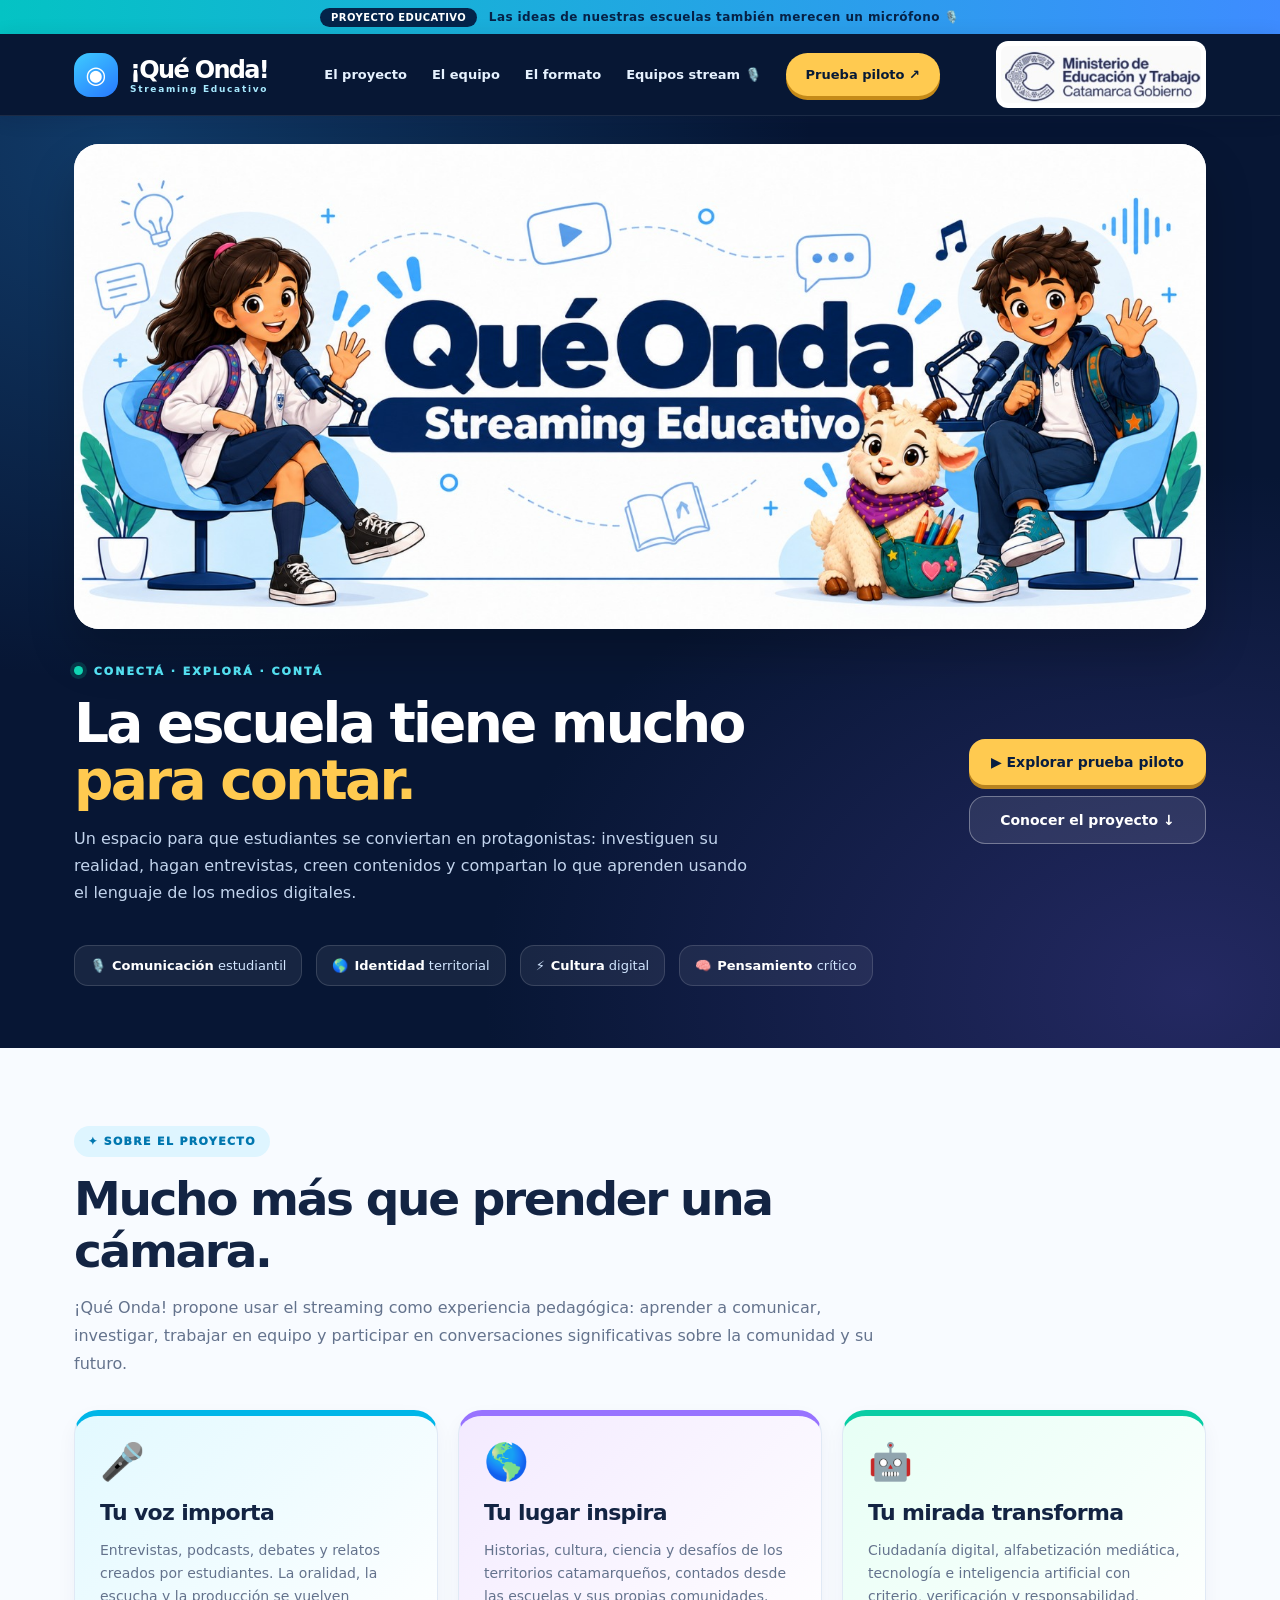
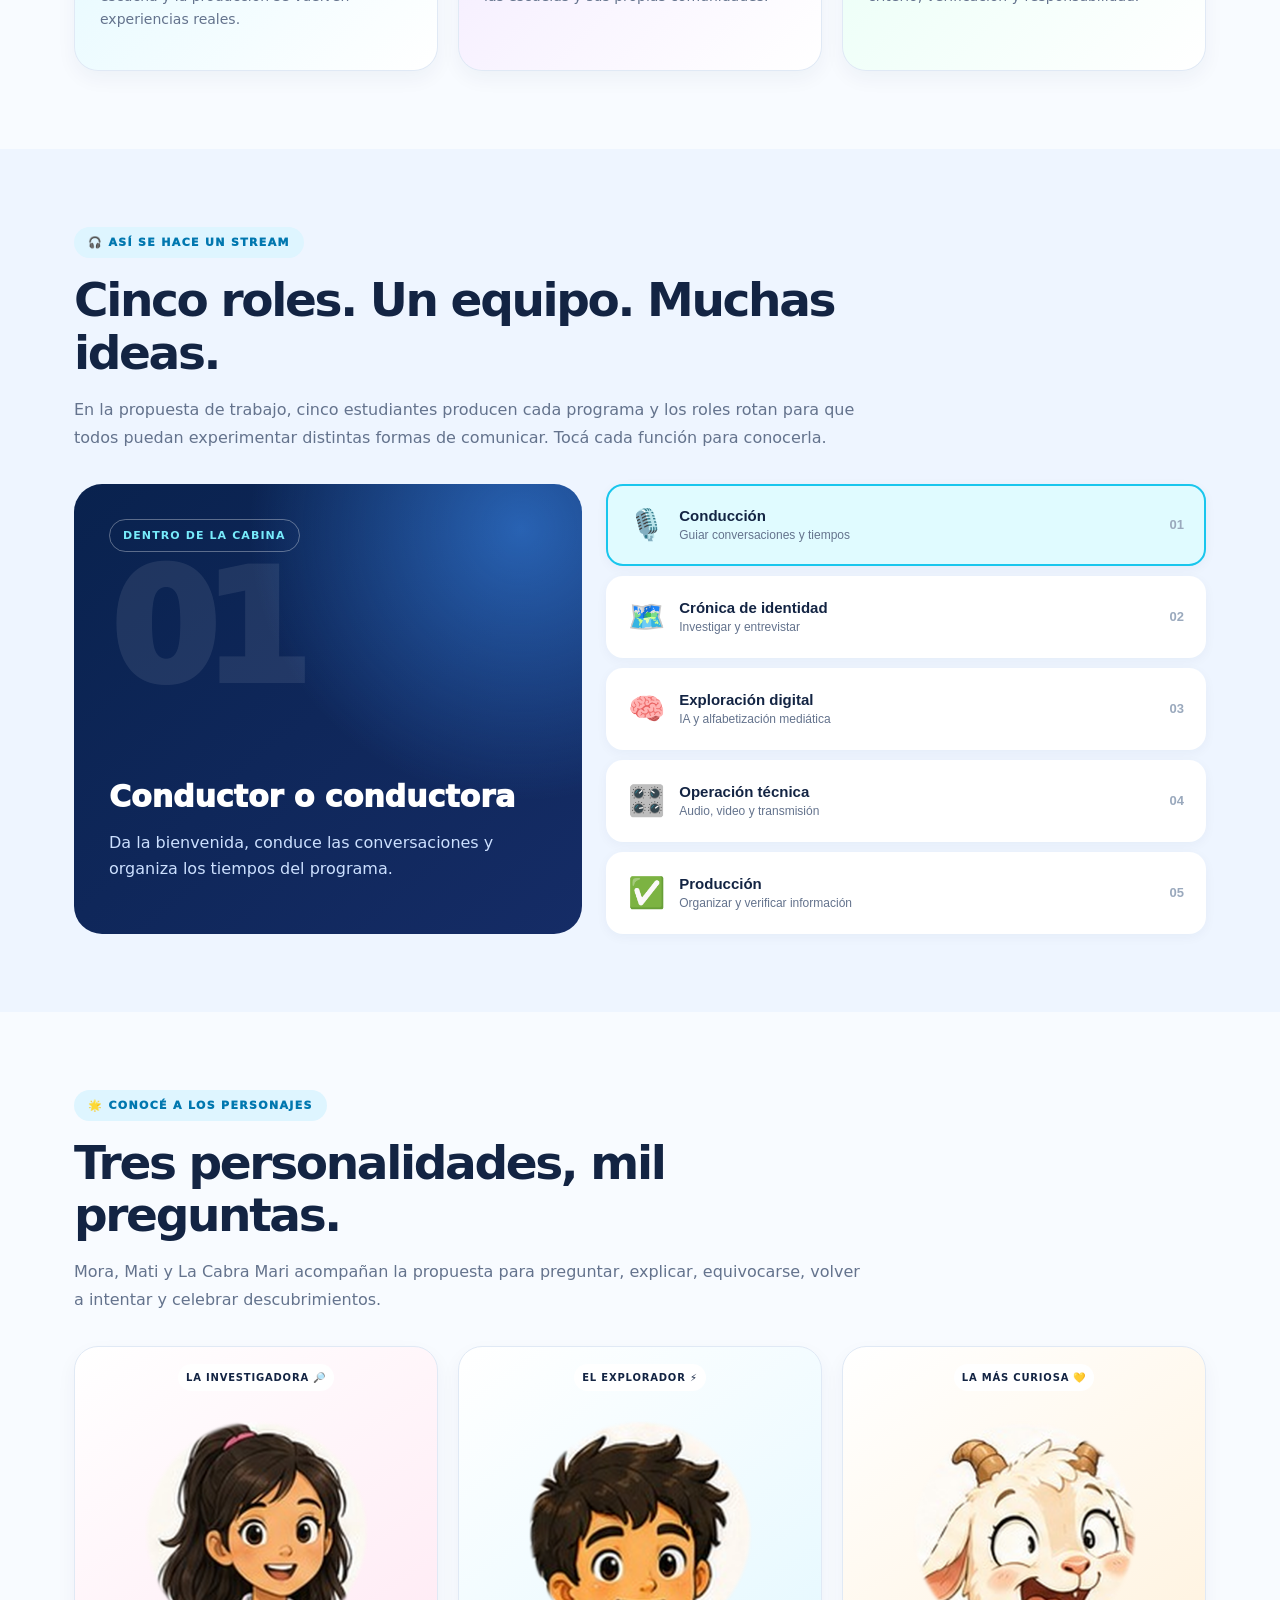
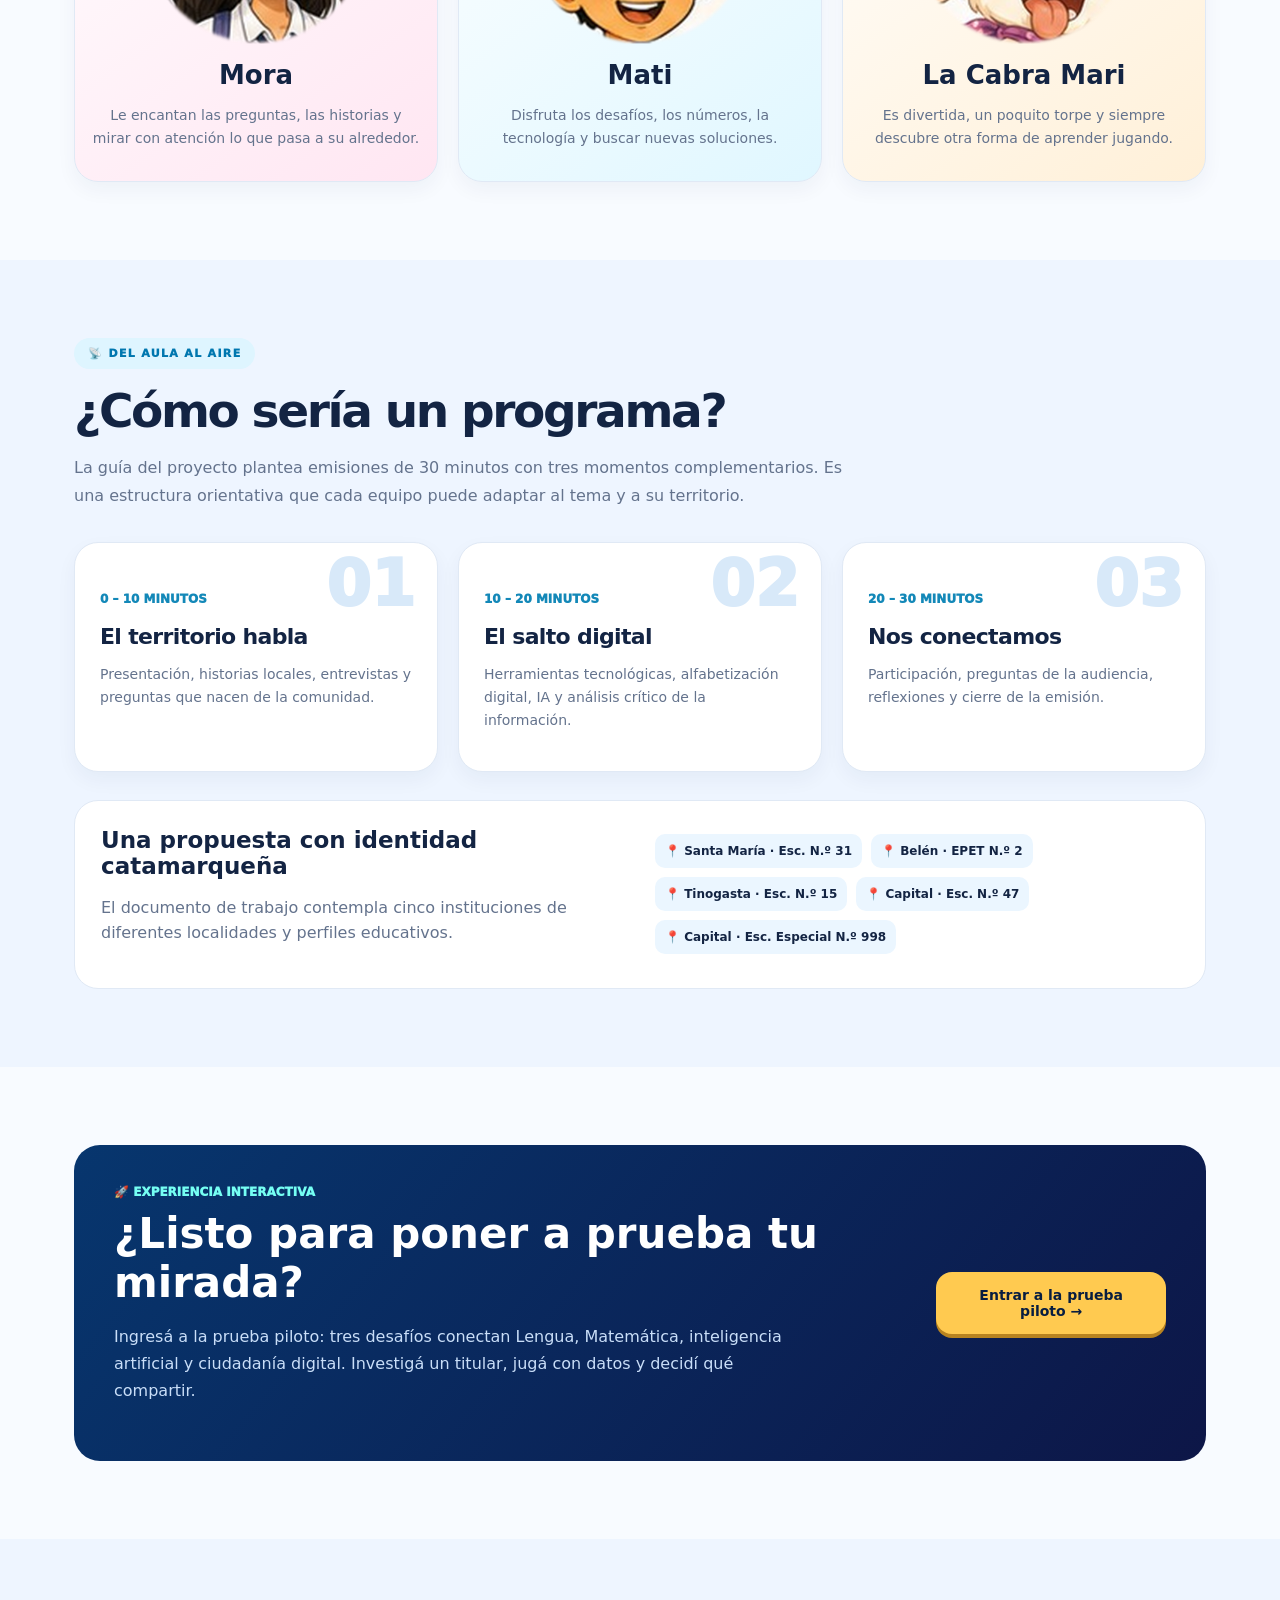
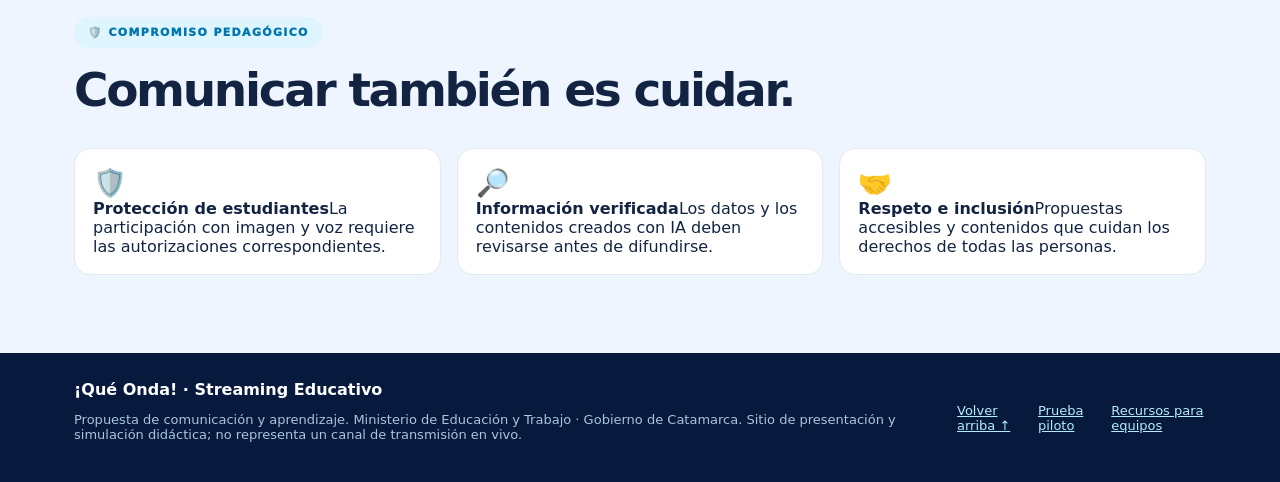
<file: index.html>
<!doctype html><html lang="es-AR"><head><meta charset="utf-8"><meta name="viewport" content="width=device-width,initial-scale=1"><meta name="theme-color" content="#061735"><meta name="description" content="¡Qué Onda! Streaming Educativo. Un espacio de comunicación, identidad local, tecnología y protagonismo estudiantil del Ministerio de Educación y Trabajo de Catamarca."><title>¡Qué Onda! | Streaming Educativo</title><link rel="icon" href="assets/favicon.svg" type="image/svg+xml"><link rel="stylesheet" href="assets/queonda.css"></head>
<body>
<div class="announce"><b>PROYECTO EDUCATIVO</b> Las ideas de nuestras escuelas también merecen un micrófono 🎙️</div>
<header class="site-top"><div class="container top-inner"><a class="brand-mark" href="index.html" aria-label="¡Qué Onda!, inicio"><span class="brand-bubble">◉</span><span class="brand-words"><strong>¡Qué Onda!</strong><span>Streaming Educativo</span></span></a><nav class="site-links" id="site-links" aria-label="Secciones"><a href="#proyecto">El proyecto</a><a href="#equipo">El equipo</a><a href="#programa">El formato</a><a href="equipos/index.html">Equipos stream 🎙️</a><a class="nav-pilot" href="piloto/index.html">Prueba piloto ↗</a></nav><div class="ministry" aria-label="Ministerio de Educación y Trabajo, Catamarca Gobierno"><img src="assets/logo-ministerio-original.png" alt="Logo del Ministerio de Educación y Trabajo · Catamarca Gobierno" onerror="this.hidden=true;this.nextElementSibling.style.display='block'"><div class="ministry-fallback">MINISTERIO DE<br>EDUCACIÓN Y TRABAJO<small>CATAMARCA GOBIERNO</small></div></div><button class="mobile-menu" aria-expanded="false" aria-controls="site-links" type="button" id="menu-toggle">☰ Menú</button></div></header>
<main><section class="hero-wrap" id="inicio"><div class="container"><div class="hero-banner hero-banner-original"><img src="assets/que-onda-logo-original.jpg" width="1600" height="685" alt="Identidad gráfica original de ¡Qué Onda! Streaming Educativo: Mora, Mati y la Cabra Mari" fetchpriority="high" decoding="async"></div><div class="hero-bottom"><div class="hero-copy"><span class="eyebrow"><span class="dot"></span> CONECTÁ · EXPLORÁ · CONTÁ</span><h1>La escuela tiene mucho <span>para contar.</span></h1><p>Un espacio para que estudiantes se conviertan en protagonistas: investiguen su realidad, hagan entrevistas, creen contenidos y compartan lo que aprenden usando el lenguaje de los medios digitales.</p></div><div class="hero-actions"><a class="btn btn-yellow" href="piloto/index.html">▶ Explorar prueba piloto</a><a class="btn btn-glass" href="#proyecto">Conocer el proyecto ↓</a></div></div><div class="hero-metrics"><span><span class="icon-disc">🎙️</span><b>Comunicación</b> estudiantil</span><span><span class="icon-disc">🌎</span><b>Identidad</b> territorial</span><span><span class="icon-disc">⚡</span><b>Cultura</b> digital</span><span><span class="icon-disc">🧠</span><b>Pensamiento</b> crítico</span></div></div></section>
<section class="section" id="proyecto"><div class="container"><div class="section-head"><span class="section-tag">✦ SOBRE EL PROYECTO</span><h2>Mucho más que prender una cámara.</h2><p>¡Qué Onda! propone usar el streaming como experiencia pedagógica: aprender a comunicar, investigar, trabajar en equipo y participar en conversaciones significativas sobre la comunidad y su futuro.</p></div><div class="mission-grid"><article class="mission-card" style="--tone:#e2f9ff;--accent:#00b6e8"><div class="mission-icon">🎤</div><h3>Tu voz importa</h3><p>Entrevistas, podcasts, debates y relatos creados por estudiantes. La oralidad, la escucha y la producción se vuelven experiencias reales.</p></article><article class="mission-card" style="--tone:#f3eaff;--accent:#9873ff"><div class="mission-icon">🌎</div><h3>Tu lugar inspira</h3><p>Historias, cultura, ciencia y desafíos de los territorios catamarqueños, contados desde las escuelas y sus propias comunidades.</p></article><article class="mission-card" style="--tone:#e7fff5;--accent:#08cda4"><div class="mission-icon">🤖</div><h3>Tu mirada transforma</h3><p>Ciudadanía digital, alfabetización mediática, tecnología e inteligencia artificial con criterio, verificación y responsabilidad.</p></article></div></div></section>
<section class="section section-soft" id="equipo"><div class="container"><div class="section-head"><span class="section-tag">🎧 ASÍ SE HACE UN STREAM</span><h2>Cinco roles. Un equipo. Muchas ideas.</h2><p>En la propuesta de trabajo, cinco estudiantes producen cada programa y los roles rotan para que todos puedan experimentar distintas formas de comunicar. Tocá cada función para conocerla.</p></div><div class="roles-layout"><div class="role-stage" id="role-stage" aria-live="polite"><div><span class="role-chip">DENTRO DE LA CABINA</span><div class="role-number" id="role-number">01</div></div><div><div class="role-title" id="role-title">Conductor o conductora</div><p id="role-description">Da la bienvenida, conduce las conversaciones y organiza los tiempos del programa.</p></div></div><div class="role-buttons" id="role-buttons"><button class="role-button active" type="button" data-role="0" aria-pressed="true"><span class="role-emoji">🎙️</span><span>Conducción<small>Guiar conversaciones y tiempos</small></span><span class="n">01</span></button><button class="role-button" type="button" data-role="1" aria-pressed="false"><span class="role-emoji">🗺️</span><span>Crónica de identidad<small>Investigar y entrevistar</small></span><span class="n">02</span></button><button class="role-button" type="button" data-role="2" aria-pressed="false"><span class="role-emoji">🧠</span><span>Exploración digital<small>IA y alfabetización mediática</small></span><span class="n">03</span></button><button class="role-button" type="button" data-role="3" aria-pressed="false"><span class="role-emoji">🎛️</span><span>Operación técnica<small>Audio, video y transmisión</small></span><span class="n">04</span></button><button class="role-button" type="button" data-role="4" aria-pressed="false"><span class="role-emoji">✅</span><span>Producción<small>Organizar y verificar información</small></span><span class="n">05</span></button></div></div></div></section>
<section class="section" id="personajes"><div class="container"><div class="section-head"><span class="section-tag">🌟 CONOCÉ A LOS PERSONAJES</span><h2>Tres personalidades, mil preguntas.</h2><p>Mora, Mati y La Cabra Mari acompañan la propuesta para preguntar, explicar, equivocarse, volver a intentar y celebrar descubrimientos.</p></div><div class="lineup"><article class="host" style="--host-bg:#ffe6f2"><span class="host-sticker pink">LA INVESTIGADORA 🔎</span><div class="host-art"><img loading="lazy" src="assets/mora.png" alt="Mora, personaje estudiantil con mochila" ></div><div class="host-copy"><strong>Mora</strong><p>Le encantan las preguntas, las historias y mirar con atención lo que pasa a su alrededor.</p></div></article><article class="host" style="--host-bg:#e0f7ff"><span class="host-sticker mint">EL EXPLORADOR ⚡</span><div class="host-art"><img loading="lazy" src="assets/mati.png" alt="Mati, personaje estudiantil con mochila"></div><div class="host-copy"><strong>Mati</strong><p>Disfruta los desafíos, los números, la tecnología y buscar nuevas soluciones.</p></div></article><article class="host" style="--host-bg:#fff0d8"><span class="host-sticker gold">LA MÁS CURIOSA 💛</span><div class="host-art"><img loading="lazy" src="assets/mari.png" alt="La Cabra Mari, una simpática cabrita con mochila"></div><div class="host-copy"><strong>La Cabra Mari</strong><p>Es divertida, un poquito torpe y siempre descubre otra forma de aprender jugando.</p></div></article></div></div></section>
<section class="section section-soft" id="programa"><div class="container"><div class="section-head"><span class="section-tag">📡 DEL AULA AL AIRE</span><h2>¿Cómo sería un programa?</h2><p>La guía del proyecto plantea emisiones de 30 minutos con tres momentos complementarios. Es una estructura orientativa que cada equipo puede adaptar al tema y a su territorio.</p></div><div class="timeline"><article class="timeline-card"><div class="timeline-num">01</div><span class="time">0 – 10 MINUTOS</span><h3>El territorio habla</h3><p>Presentación, historias locales, entrevistas y preguntas que nacen de la comunidad.</p></article><article class="timeline-card"><div class="timeline-num">02</div><span class="time">10 – 20 MINUTOS</span><h3>El salto digital</h3><p>Herramientas tecnológicas, alfabetización digital, IA y análisis crítico de la información.</p></article><article class="timeline-card"><div class="timeline-num">03</div><span class="time">20 – 30 MINUTOS</span><h3>Nos conectamos</h3><p>Participación, preguntas de la audiencia, reflexiones y cierre de la emisión.</p></article></div><div class="schools-panel"><div><h3>Una propuesta con identidad catamarqueña</h3><p>El documento de trabajo contempla cinco instituciones de diferentes localidades y perfiles educativos.</p></div><div class="schools-list"><span>📍 Santa María · Esc. N.º 31</span><span>📍 Belén · EPET N.º 2</span><span>📍 Tinogasta · Esc. N.º 15</span><span>📍 Capital · Esc. N.º 47</span><span>📍 Capital · Esc. Especial N.º 998</span></div></div></div></section>
<section class="section" id="prueba"><div class="container"><div class="pilot-promo"><div><div class="promo-label">🚀 EXPERIENCIA INTERACTIVA</div><h2>¿Listo para poner a prueba tu mirada?</h2><p>Ingresá a la prueba piloto: tres desafíos conectan Lengua, Matemática, inteligencia artificial y ciudadanía digital. Investigá un titular, jugá con datos y decidí qué compartir.</p></div><a class="btn btn-yellow" href="piloto/index.html">Entrar a la prueba piloto →</a></div></div></section>
<section class="section section-soft" id="cuidados"><div class="container"><div class="section-head"><span class="section-tag">🛡️ COMPROMISO PEDAGÓGICO</span><h2>Comunicar también es cuidar.</h2></div><div class="ethics-strip"><div><span style="font-size:27px">🛡️</span><div><b>Protección de estudiantes</b><span>La participación con imagen y voz requiere las autorizaciones correspondientes.</span></div></div><div><span style="font-size:27px">🔎</span><div><b>Información verificada</b><span>Los datos y los contenidos creados con IA deben revisarse antes de difundirse.</span></div></div><div><span style="font-size:27px">🤝</span><div><b>Respeto e inclusión</b><span>Propuestas accesibles y contenidos que cuidan los derechos de todas las personas.</span></div></div></div></div></section></main>
<footer class="footer-site"><div class="container footer-inner"><div><strong>¡Qué Onda! · Streaming Educativo</strong><p>Propuesta de comunicación y aprendizaje. Ministerio de Educación y Trabajo · Gobierno de Catamarca. Sitio de presentación y simulación didáctica; no representa un canal de transmisión en vivo.</p></div><nav class="footer-links" aria-label="Navegación inferior"><a href="#inicio">Volver arriba ↑</a><a href="piloto/index.html">Prueba piloto</a><a href="equipos/index.html">Recursos para equipos</a></nav></div></footer><script src="assets/site.js"></script></body></html>
</file>
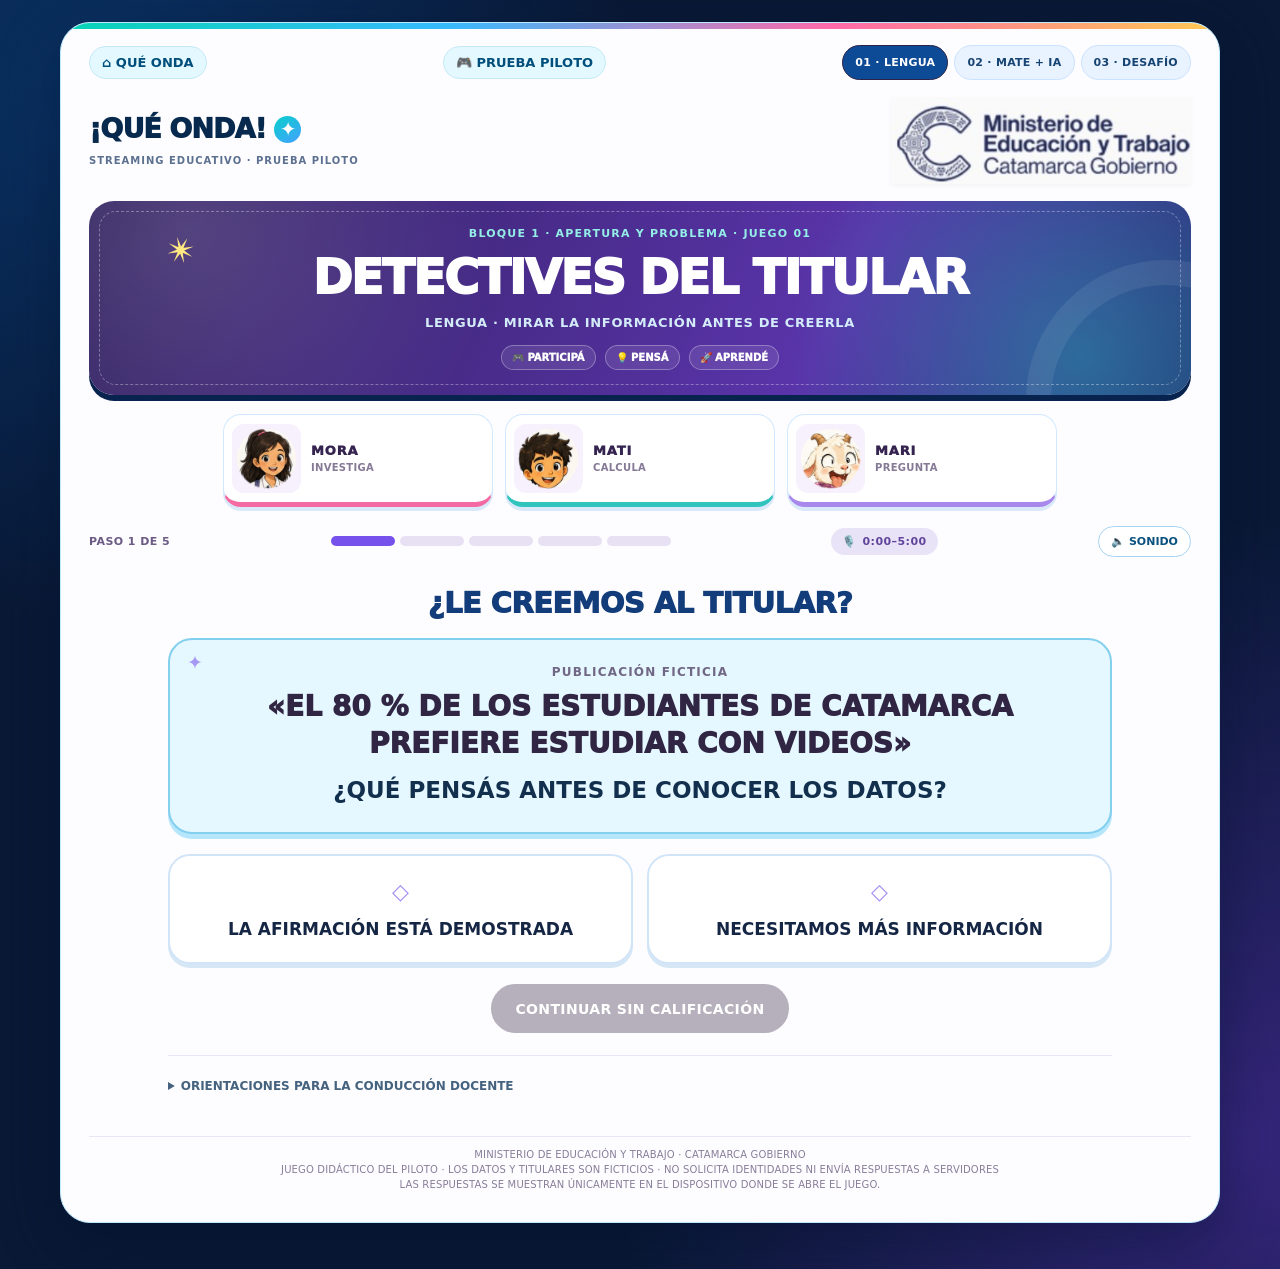
<file: juego1/index.html>
<!doctype html>
<html lang="es-AR">
<head>
<meta charset="utf-8"><meta name="viewport" content="width=device-width,initial-scale=1">
<meta name="theme-color" content="#071734">
<meta name="description" content="Juego interactivo del piloto interdisciplinario ¡Qué Onda! Streaming Educativo. Bloque 1 de 3.">
<title>DETECTIVES DEL TITULAR | ¡Qué Onda! Streaming Educativo</title>
<link rel="stylesheet" href="../assets/styles.css">
</head>
<body>
<div class="shell game-shell juego1">
<nav class="site-nav" aria-label="Navegación de los juegos">
<a class="home-link" href="../index.html">⌂ QUÉ ONDA</a><a class="home-link" href="../piloto/index.html">🎮 PRUEBA PILOTO</a>
<div class="block-nav"><a href="../juego1/index.html" aria-current="page">01 · LENGUA</a><a href="../juego2/index.html" >02 · MATE + IA</a><a href="../juego3/index.html" >03 · DESAFÍO</a></div>
</nav>
<div class="masthead"><div class="head-program"><div class="brand">¡QUÉ ONDA! <b>✦</b></div><div class="pilot">STREAMING EDUCATIVO · PRUEBA PILOTO</div></div><div class="institutional-lockup" aria-label="Ministerio de Educación y Trabajo, Gobierno de Catamarca"><img src="../assets/logo-ministerio-original.png" alt="Ministerio de Educación y Trabajo · Gobierno de Catamarca" width="264" height="76"></div></div>
<header class="ribbon"><span class="ribbon-spark" aria-hidden="true">✴</span><div class="block">BLOQUE 1 · APERTURA Y PROBLEMA · JUEGO <span id="game-num">01</span></div><h1>DETECTIVES DEL TITULAR</h1><div class="sub">LENGUA · MIRAR LA INFORMACIÓN ANTES DE CREERLA</div><div class="game-hero-chips"><span>🎮 PARTICIPÁ</span><span>💡 PENSÁ</span><span>🚀 APRENDÉ</span></div></header>
<div class="mascots" aria-label="Mora, Mati y La Cabra Mari">
<div class="mascot mora"><img src="../assets/mora.png" alt="Mora, estudiante adolescente de Catamarca" width="78" height="78"><div><strong>MORA</strong><small>INVESTIGA</small></div></div>
<div class="mascot mati"><img src="../assets/mati.png" alt="Mati, estudiante adolescente de Catamarca" width="78" height="78"><div><strong>MATI</strong><small>CALCULA</small></div></div>
<div class="mascot mari"><img src="../assets/mari.png" alt="Mari, cabrita de Catamarca" width="78" height="78"><div><strong>MARI</strong><small>PREGUNTA</small></div></div>
</div>
<div class="meta"><span id="progress-label"></span><div class="track" id="track" aria-label="Progreso"></div><span class="timer">🎙️ <span id="step-time"></span></span></div>
<main id="content" class="content" aria-live="polite"></main>
<div class="footer">MINISTERIO DE EDUCACIÓN Y TRABAJO · CATAMARCA GOBIERNO<br>JUEGO DIDÁCTICO DEL PILOTO · LOS DATOS Y TITULARES SON FICTICIOS · NO SOLICITA IDENTIDADES NI ENVÍA RESPUESTAS A SERVIDORES<br>LAS RESPUESTAS SE MUESTRAN ÚNICAMENTE EN EL DISPOSITIVO DONDE SE ABRE EL JUEGO.</div>
</div>
<script>const SETTINGS={"filename":"Juego_1_Detectives_del_Titular.html","gameNo":"01","block":"BLOQUE 1 · APERTURA Y PROBLEMA","timing":"0:00–10:00","title":"DETECTIVES DEL TITULAR","subtitle":"LENGUA · MIRAR LA INFORMACIÓN ANTES DE CREERLA","steps":[{"type":"poll","time":"0:00–5:00","title":"¿LE CREEMOS AL TITULAR?","lead":"PUBLICACIÓN FICTICIA","headline":"«EL 80 % DE LOS ESTUDIANTES DE CATAMARCA PREFIERE ESTUDIAR CON VIDEOS»","prompt":"¿QUÉ PENSÁS ANTES DE CONOCER LOS DATOS?","options":["LA AFIRMACIÓN ESTÁ DEMOSTRADA","NECESITAMOS MÁS INFORMACIÓN"],"feedback":"ESTA ES UNA OPINIÓN INICIAL, NO UNA PRUEBA. NO HAY RESPUESTA CALIFICADA EN ESTA PRIMERA ELECCIÓN.","teacher":"Invitar a participar sin solicitar nombres ni mostrar identidades. No indicar aún cuál opción es más razonable."},{"type":"single","time":"5:00–10:00","title":"¿QUÉ AFIRMA REALMENTE?","prompt":"¿QUÉ SOSTIENE EL TITULAR FICTICIO?","options":["QUE SE CONSULTÓ A SOLO DIEZ ESTUDIANTES","QUE EL 80 % DE TODOS LOS ESTUDIANTES DE CATAMARCA PREFIERE VIDEOS","QUE TODOS LOS ESTUDIANTES VEN VIDEOS TODOS LOS DÍAS"],"correct":1,"feedback":"EL TITULAR HACE UNA AFIRMACIÓN SOBRE TODOS LOS ESTUDIANTES DE CATAMARCA; TODAVÍA NO SABEMOS SI SUS DATOS ALCANZAN PARA SOSTENERLA.","teacher":"Preguntar a quiénes se refiere «los estudiantes de Catamarca» y qué significa afirmar algo sobre todos."},{"type":"multi","time":"5:00–10:00","title":"BUSCAMOS LO QUE FALTA","prompt":"SELECCIONÁ LOS DATOS QUE NECESITARÍAMOS PARA EVALUAR LA AFIRMACIÓN.","options":["QUIÉN HIZO LA CONSULTA","A CUÁNTAS PERSONAS PREGUNTARON","DÓNDE SE HIZO","CÓMO ELIGIERON A LAS PERSONAS","DE QUÉ COLOR ERA EL AFICHE","QUÉ TAMAÑO TENÍA EL TITULAR"],"correct":[0,1,2,3],"feedback":"IMPORTAN LA FUENTE, EL TAMAÑO DEL GRUPO, EL LUGAR Y CÓMO SE ELIGIÓ A LAS PERSONAS. EL DISEÑO DEL AFICHE NO DEMUESTRA LA AFIRMACIÓN.","teacher":"Retomar las cuatro preguntas del guion: quién, cuántos, dónde y si representa a todos o solo a quienes contestaron."},{"type":"reveal","time":"5:00–10:00","title":"SE REVELAN LOS DATOS","prompt":"ESTO ES LO QUE SABEMOS DEL EJEMPLO INVENTADO:","facts":[["10","ESTUDIANTES CONSULTADOS"],["8","RESPONDIERON «VIDEOS»"],["?","NO SABEMOS CÓMO SE ELIGIÓ EL GRUPO"]],"bottom":"UNA CONSULTA A DIEZ PERSONAS NO DEMUESTRA POR SÍ SOLA QUÉ PREFIEREN TODOS LOS ESTUDIANTES DE CATAMARCA.","teacher":"Diferenciar los datos disponibles de la conclusión excesiva del titular. Explicitar que los datos fueron inventados con fines didácticos."},{"type":"single","time":"5:00–10:00","title":"UNA CONCLUSIÓN RESPONSABLE","prompt":"¿QUÉ PODEMOS AFIRMAR CON ESTOS DATOS?","options":["OCHO DE LOS DIEZ ESTUDIANTES CONSULTADOS RESPONDIERON «VIDEOS»","EL 80 % DE TODOS LOS ESTUDIANTES DE CATAMARCA PREFIERE VIDEOS","EN TODAS LAS ESCUELAS LOS VIDEOS SON LA OPCIÓN FAVORITA"],"correct":0,"feedback":"LA FRASE RESPONSABLE HABLA DEL GRUPO QUE REALMENTE FUE CONSULTADO, SIN EXTENDERLO A TODA LA PROVINCIA.","teacher":"Cerrar preguntando: ¿qué cambia cuando decimos «de los diez consultados» en lugar de «de Catamarca»?"}]};</script><script src="../assets/game.js"></script>
</body></html>
</file>
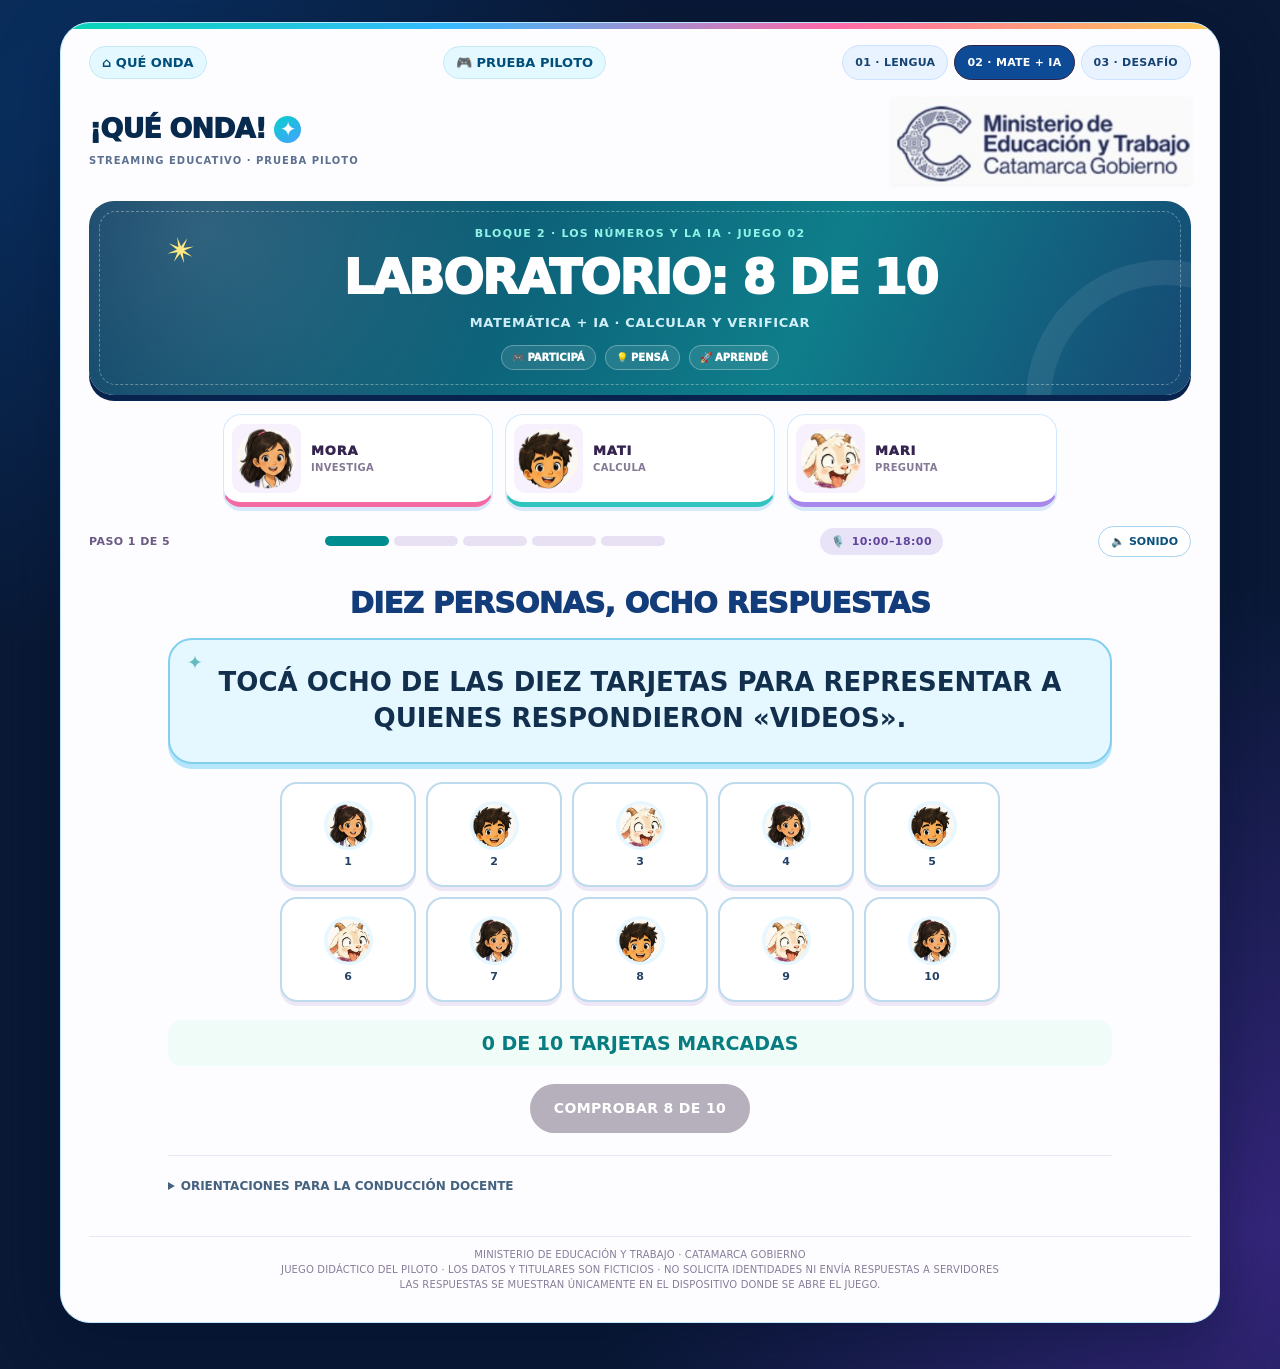
<file: juego2/index.html>
<!doctype html>
<html lang="es-AR">
<head>
<meta charset="utf-8"><meta name="viewport" content="width=device-width,initial-scale=1">
<meta name="theme-color" content="#071734">
<meta name="description" content="Juego interactivo del piloto interdisciplinario ¡Qué Onda! Streaming Educativo. Bloque 2 de 3.">
<title>LABORATORIO: 8 DE 10 | ¡Qué Onda! Streaming Educativo</title>
<link rel="stylesheet" href="../assets/styles.css">
</head>
<body>
<div class="shell game-shell juego2">
<nav class="site-nav" aria-label="Navegación de los juegos">
<a class="home-link" href="../index.html">⌂ QUÉ ONDA</a><a class="home-link" href="../piloto/index.html">🎮 PRUEBA PILOTO</a>
<div class="block-nav"><a href="../juego1/index.html" >01 · LENGUA</a><a href="../juego2/index.html" aria-current="page">02 · MATE + IA</a><a href="../juego3/index.html" >03 · DESAFÍO</a></div>
</nav>
<div class="masthead"><div class="head-program"><div class="brand">¡QUÉ ONDA! <b>✦</b></div><div class="pilot">STREAMING EDUCATIVO · PRUEBA PILOTO</div></div><div class="institutional-lockup" aria-label="Ministerio de Educación y Trabajo, Gobierno de Catamarca"><img src="../assets/logo-ministerio-original.png" alt="Ministerio de Educación y Trabajo · Gobierno de Catamarca" width="264" height="76"></div></div>
<header class="ribbon"><span class="ribbon-spark" aria-hidden="true">✴</span><div class="block">BLOQUE 2 · LOS NÚMEROS Y LA IA · JUEGO <span id="game-num">02</span></div><h1>LABORATORIO: 8 DE 10</h1><div class="sub">MATEMÁTICA + IA · CALCULAR Y VERIFICAR</div><div class="game-hero-chips"><span>🎮 PARTICIPÁ</span><span>💡 PENSÁ</span><span>🚀 APRENDÉ</span></div></header>
<div class="mascots" aria-label="Mora, Mati y La Cabra Mari">
<div class="mascot mora"><img src="../assets/mora.png" alt="Mora, estudiante adolescente de Catamarca" width="78" height="78"><div><strong>MORA</strong><small>INVESTIGA</small></div></div>
<div class="mascot mati"><img src="../assets/mati.png" alt="Mati, estudiante adolescente de Catamarca" width="78" height="78"><div><strong>MATI</strong><small>CALCULA</small></div></div>
<div class="mascot mari"><img src="../assets/mari.png" alt="Mari, cabrita de Catamarca" width="78" height="78"><div><strong>MARI</strong><small>PREGUNTA</small></div></div>
</div>
<div class="meta"><span id="progress-label"></span><div class="track" id="track" aria-label="Progreso"></div><span class="timer">🎙️ <span id="step-time"></span></span></div>
<main id="content" class="content" aria-live="polite"></main>
<div class="footer">MINISTERIO DE EDUCACIÓN Y TRABAJO · CATAMARCA GOBIERNO<br>JUEGO DIDÁCTICO DEL PILOTO · LOS DATOS Y TITULARES SON FICTICIOS · NO SOLICITA IDENTIDADES NI ENVÍA RESPUESTAS A SERVIDORES<br>LAS RESPUESTAS SE MUESTRAN ÚNICAMENTE EN EL DISPOSITIVO DONDE SE ABRE EL JUEGO.</div>
</div>
<script>const SETTINGS={"filename":"Juego_2_Laboratorio_8_de_10_IA.html","gameNo":"02","block":"BLOQUE 2 · LOS NÚMEROS Y LA IA","timing":"10:00–24:00","title":"LABORATORIO: 8 DE 10","subtitle":"MATEMÁTICA + IA · CALCULAR Y VERIFICAR","steps":[{"type":"counter","time":"10:00–18:00","title":"DIEZ PERSONAS, OCHO RESPUESTAS","prompt":"TOCÁ OCHO DE LAS DIEZ TARJETAS PARA REPRESENTAR A QUIENES RESPONDIERON «VIDEOS».","target":8,"feedback":"SON OCHO DE DIEZ PERSONAS CONSULTADAS. ESO SE ESCRIBE 8/10 Y TAMBIÉN 0,8 = 80 %.","teacher":"Contar en voz alta diez tarjetas, señalar ocho, mostrar 8/10 = 0,8 = 80 %. Para los más pequeños, centrarse en «ocho de diez»."},{"type":"single","time":"10:00–18:00","title":"¿CUÁNTO REPRESENTAN?","prompt":"OCHO DE DIEZ PERSONAS EQUIVALEN A...","options":["8/10 = 0,8 = 80 %","8/10 = 0,08 = 8 %","8/10 = 8 = 800 %"],"correct":0,"feedback":"OCHO DIVIDIDO DIEZ ES 0,8. AL MULTIPLICAR POR 100, OBTENEMOS 80 %.","teacher":"Explicar con lenguaje gradual según edad: ocho partes de diez; fracción, número decimal y porcentaje."},{"type":"single","time":"10:00–18:00","title":"¿DE QUIÉNES HABLA EL 80 %?","prompt":"¿CUÁL ES EL LÍMITE DE ESTA CONCLUSIÓN?","options":["EL 80 % DESCRIBE A LAS DIEZ PERSONAS CONSULTADAS","EL 80 % DEMUESTRA LA PREFERENCIA DE TODA CATAMARCA","EL PORCENTAJE ES INCORRECTO PORQUE HAY SOLO DIEZ PERSONAS"],"correct":0,"feedback":"EL CÁLCULO ES CORRECTO, PERO NO PERMITE GENERALIZAR AUTOMÁTICAMENTE A TODA LA POBLACIÓN. FALTAN DATOS SOBRE LA REPRESENTATIVIDAD.","teacher":"Presentar las palabras «muestra» (diez consultados) y «población» (todos los estudiantes a los que se quiere describir)."},{"type":"single","time":"18:00–24:00","title":"LA IA ESCRIBE DOS TITULARES","lead":"EJEMPLO SIMULADO · NO SE USA IA EN VIVO","prompt":"¿QUÉ TITULAR RESPETA MEJOR LOS DATOS DISPONIBLES?","options":["OCHO DE DIEZ ESTUDIANTES CONSULTADOS PREFIRIERON ESTUDIAR CON VIDEOS","EL 80 % DE LOS ESTUDIANTES CATAMARQUEÑOS PREFIERE ESTUDIAR CON VIDEOS"],"correct":0,"feedback":"EL PRIMER TITULAR EXPLICA EL ALCANCE REAL DE LA CONSULTA. EL SEGUNDO GENERALIZA SIN PRUEBAS, AUNQUE SUENE CONVINCENTE.","teacher":"Aclarar que ambos titulares son ejemplos preparados. Una herramienta de IA puede redactar textos persuasivos sin haber verificado los datos."},{"type":"single","time":"18:00–24:00","title":"ANTES DE COMPARTIR","prompt":"SI UNA IA REDACTA UNA NOTICIA, ¿QUÉ CONVIENE HACER?","options":["REVISAR LA FUENTE Y COMPROBAR QUÉ DATOS RESPALDAN EL TEXTO","COMPARTIRLA SI EL TITULAR SUENA CONVINCENTE","DARLA POR VERDADERA PORQUE LA REDACTÓ UNA IA"],"correct":0,"feedback":"LA IA NO REEMPLAZA LA VERIFICACIÓN DE FUENTES. ANTES DE DIFUNDIR, HAY QUE COMPROBAR INFORMACIÓN Y ALCANCE.","teacher":"Invitar a comparar los dos titulares y preguntar qué palabras producen la generalización injustificada."}]};</script><script src="../assets/game.js"></script>
</body></html>
</file>
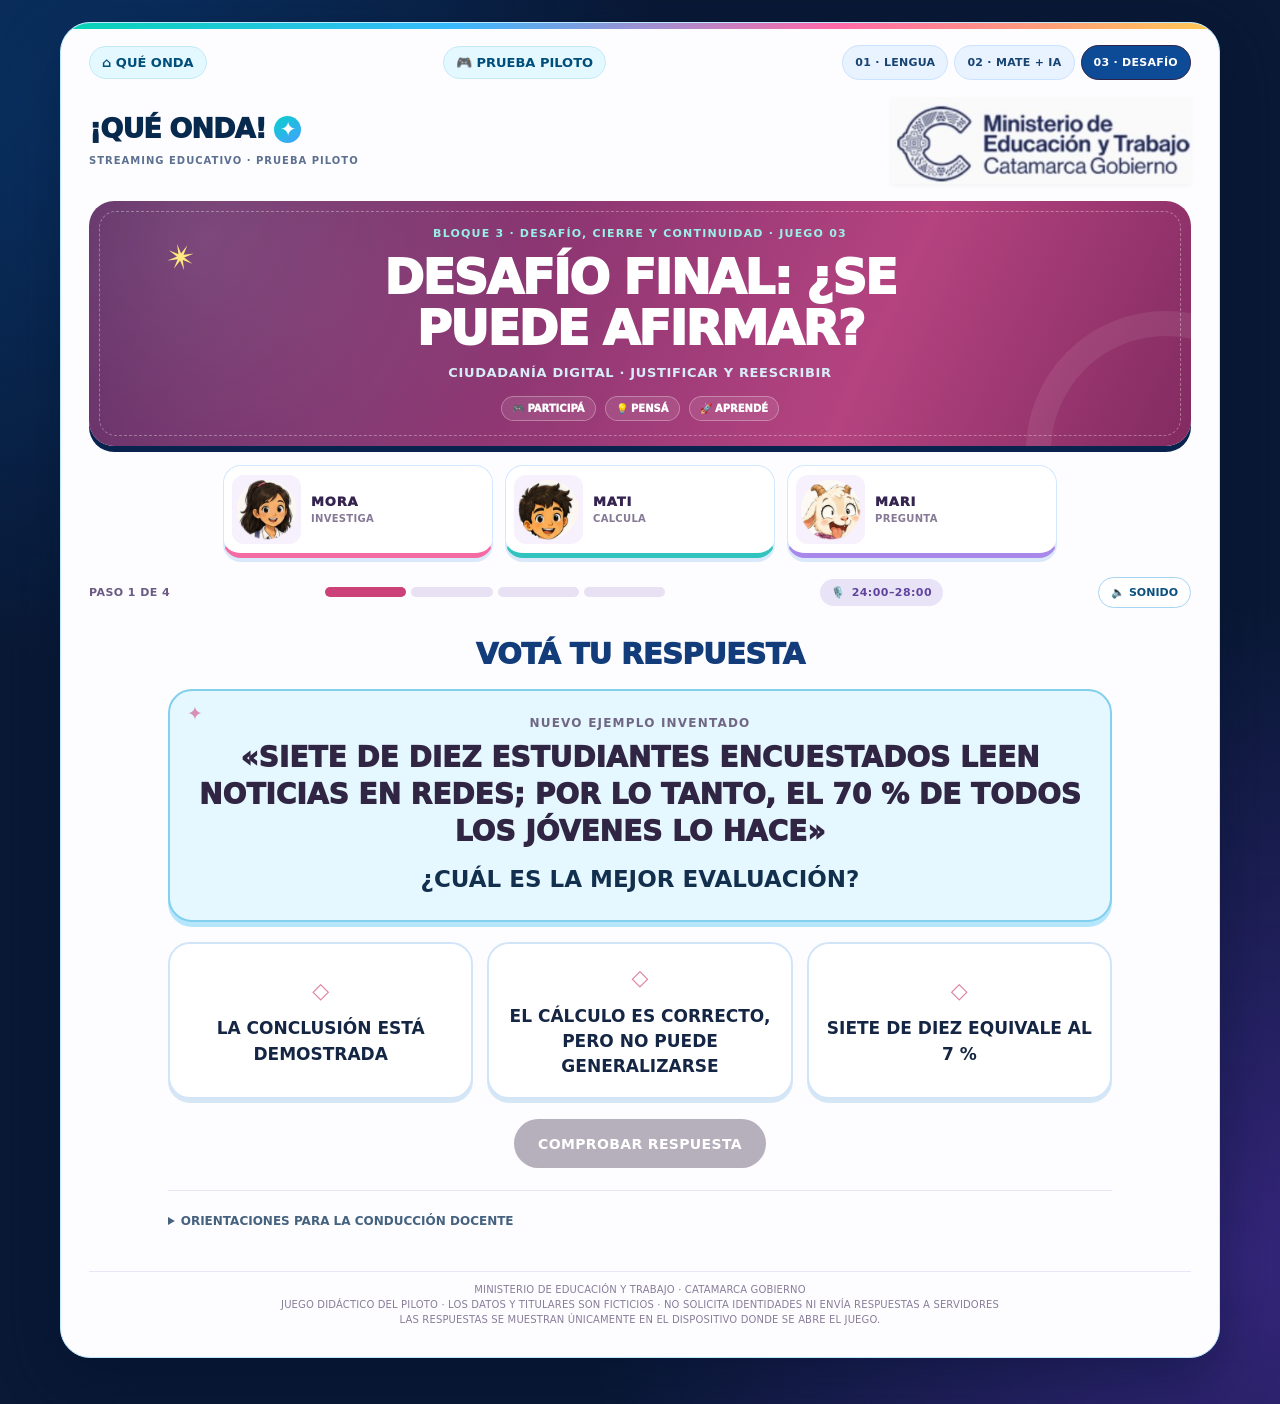
<file: juego3/index.html>
<!doctype html>
<html lang="es-AR">
<head>
<meta charset="utf-8"><meta name="viewport" content="width=device-width,initial-scale=1">
<meta name="theme-color" content="#071734">
<meta name="description" content="Juego interactivo del piloto interdisciplinario ¡Qué Onda! Streaming Educativo. Bloque 3 de 3.">
<title>DESAFÍO FINAL: ¿SE PUEDE AFIRMAR? | ¡Qué Onda! Streaming Educativo</title>
<link rel="stylesheet" href="../assets/styles.css">
</head>
<body>
<div class="shell game-shell juego3">
<nav class="site-nav" aria-label="Navegación de los juegos">
<a class="home-link" href="../index.html">⌂ QUÉ ONDA</a><a class="home-link" href="../piloto/index.html">🎮 PRUEBA PILOTO</a>
<div class="block-nav"><a href="../juego1/index.html" >01 · LENGUA</a><a href="../juego2/index.html" >02 · MATE + IA</a><a href="../juego3/index.html" aria-current="page">03 · DESAFÍO</a></div>
</nav>
<div class="masthead"><div class="head-program"><div class="brand">¡QUÉ ONDA! <b>✦</b></div><div class="pilot">STREAMING EDUCATIVO · PRUEBA PILOTO</div></div><div class="institutional-lockup" aria-label="Ministerio de Educación y Trabajo, Gobierno de Catamarca"><img src="../assets/logo-ministerio-original.png" alt="Ministerio de Educación y Trabajo · Gobierno de Catamarca" width="264" height="76"></div></div>
<header class="ribbon"><span class="ribbon-spark" aria-hidden="true">✴</span><div class="block">BLOQUE 3 · DESAFÍO, CIERRE Y CONTINUIDAD · JUEGO <span id="game-num">03</span></div><h1>DESAFÍO FINAL: ¿SE PUEDE AFIRMAR?</h1><div class="sub">CIUDADANÍA DIGITAL · JUSTIFICAR Y REESCRIBIR</div><div class="game-hero-chips"><span>🎮 PARTICIPÁ</span><span>💡 PENSÁ</span><span>🚀 APRENDÉ</span></div></header>
<div class="mascots" aria-label="Mora, Mati y La Cabra Mari">
<div class="mascot mora"><img src="../assets/mora.png" alt="Mora, estudiante adolescente de Catamarca" width="78" height="78"><div><strong>MORA</strong><small>INVESTIGA</small></div></div>
<div class="mascot mati"><img src="../assets/mati.png" alt="Mati, estudiante adolescente de Catamarca" width="78" height="78"><div><strong>MATI</strong><small>CALCULA</small></div></div>
<div class="mascot mari"><img src="../assets/mari.png" alt="Mari, cabrita de Catamarca" width="78" height="78"><div><strong>MARI</strong><small>PREGUNTA</small></div></div>
</div>
<div class="meta"><span id="progress-label"></span><div class="track" id="track" aria-label="Progreso"></div><span class="timer">🎙️ <span id="step-time"></span></span></div>
<main id="content" class="content" aria-live="polite"></main>
<div class="footer">MINISTERIO DE EDUCACIÓN Y TRABAJO · CATAMARCA GOBIERNO<br>JUEGO DIDÁCTICO DEL PILOTO · LOS DATOS Y TITULARES SON FICTICIOS · NO SOLICITA IDENTIDADES NI ENVÍA RESPUESTAS A SERVIDORES<br>LAS RESPUESTAS SE MUESTRAN ÚNICAMENTE EN EL DISPOSITIVO DONDE SE ABRE EL JUEGO.</div>
</div>
<script>const SETTINGS={"filename":"Juego_3_Desafio_Final_Verificar.html","gameNo":"03","block":"BLOQUE 3 · DESAFÍO, CIERRE Y CONTINUIDAD","timing":"24:00–30:00","title":"DESAFÍO FINAL: ¿SE PUEDE AFIRMAR?","subtitle":"CIUDADANÍA DIGITAL · JUSTIFICAR Y REESCRIBIR","steps":[{"type":"single","time":"24:00–28:00","title":"VOTÁ TU RESPUESTA","lead":"NUEVO EJEMPLO INVENTADO","headline":"«SIETE DE DIEZ ESTUDIANTES ENCUESTADOS LEEN NOTICIAS EN REDES; POR LO TANTO, EL 70 % DE TODOS LOS JÓVENES LO HACE»","prompt":"¿CUÁL ES LA MEJOR EVALUACIÓN?","options":["LA CONCLUSIÓN ESTÁ DEMOSTRADA","EL CÁLCULO ES CORRECTO, PERO NO PUEDE GENERALIZARSE","SIETE DE DIEZ EQUIVALE AL 7 %"],"correct":1,"feedback":"SIETE DE DIEZ ES 70 %, PERO ESA PROPORCIÓN SOLO DESCRIBE AL GRUPO CONSULTADO. NO PRUEBA LO QUE HACEN TODOS LOS JÓVENES.","teacher":"Solicitar una respuesta sin identificar a participantes. Seleccionar comentarios anónimos para conversar y explicar por qué la segunda opción es la adecuada."},{"type":"multi","time":"24:00–28:00","title":"JUSTIFICÁ TU ELECCIÓN","prompt":"¿QUÉ IDEAS EXPLICAN POR QUÉ NO PODEMOS GENERALIZAR?","options":["SOLO SE CONSULTÓ A DIEZ PERSONAS","NO SABEMOS SI ESE GRUPO REPRESENTA A TODOS LOS JÓVENES","SIETE DE DIEZ EQUIVALE AL 7 %","NUNCA SE PUEDEN USAR PORCENTAJES"],"correct":[0,1],"feedback":"LA CANTIDAD Y LA FORMA EN QUE SE ELIGE LA MUESTRA IMPORTAN. 7/10 = 70 %, PERO NO PRUEBA UNA AFIRMACIÓN SOBRE TODA LA POBLACIÓN.","teacher":"Pedir que fundamenten oralmente. No exigir una explicación estadística formal a los más pequeños."},{"type":"rewrite","time":"28:00–30:00","title":"REESCRIBÍ EL TITULAR","prompt":"CAMBIÁ ESTA FRASE PARA QUE SEA MÁS RESPONSABLE:","headline":"«EL 80 % DE LOS ESTUDIANTES DE CATAMARCA PREFIERE ESTUDIAR CON VIDEOS»","placeholder":"ESCRIBÍ TU TITULAR ACÁ...","model":"OCHO DE DIEZ ESTUDIANTES CONSULTADOS PREFIRIERON ESTUDIAR CON VIDEOS.","feedback":"LA REESCRITURA MENCIONA EL NÚMERO Y EL GRUPO DE PERSONAS EFECTIVAMENTE CONSULTADAS. NO PRESENTA EL RESULTADO COMO SI FUERA DE TODA LA PROVINCIA.","teacher":"Esta propuesta también puede completarse después del programa en una actividad en clase."},{"type":"outro","time":"28:00–30:00","title":"TRES PREGUNTAS PARA LLEVARTE","prompt":"ANTES DE CREER O COMPARTIR UNA PUBLICACIÓN, PREGUNTATE:","facts":[["1","¿QUIÉN LO AFIRMA?"],["2","¿QUÉ DATOS LO RESPALDAN?"],["3","¿SE PUEDE GENERALIZAR?"]],"bottom":"ACTIVIDAD POSTERIOR: REESCRIBÍ EL TITULAR FICTICIO Y EXPLICÁ POR QUÉ EL ORIGINAL EXAGERABA SUS RESULTADOS. GRACIAS POR PARTICIPAR EN EL PILOTO.","teacher":"Anunciar la evaluación del piloto; recuperar las ideas de Lengua, Matemática e IA."}]};</script><script src="../assets/game.js"></script>
</body></html>
</file>
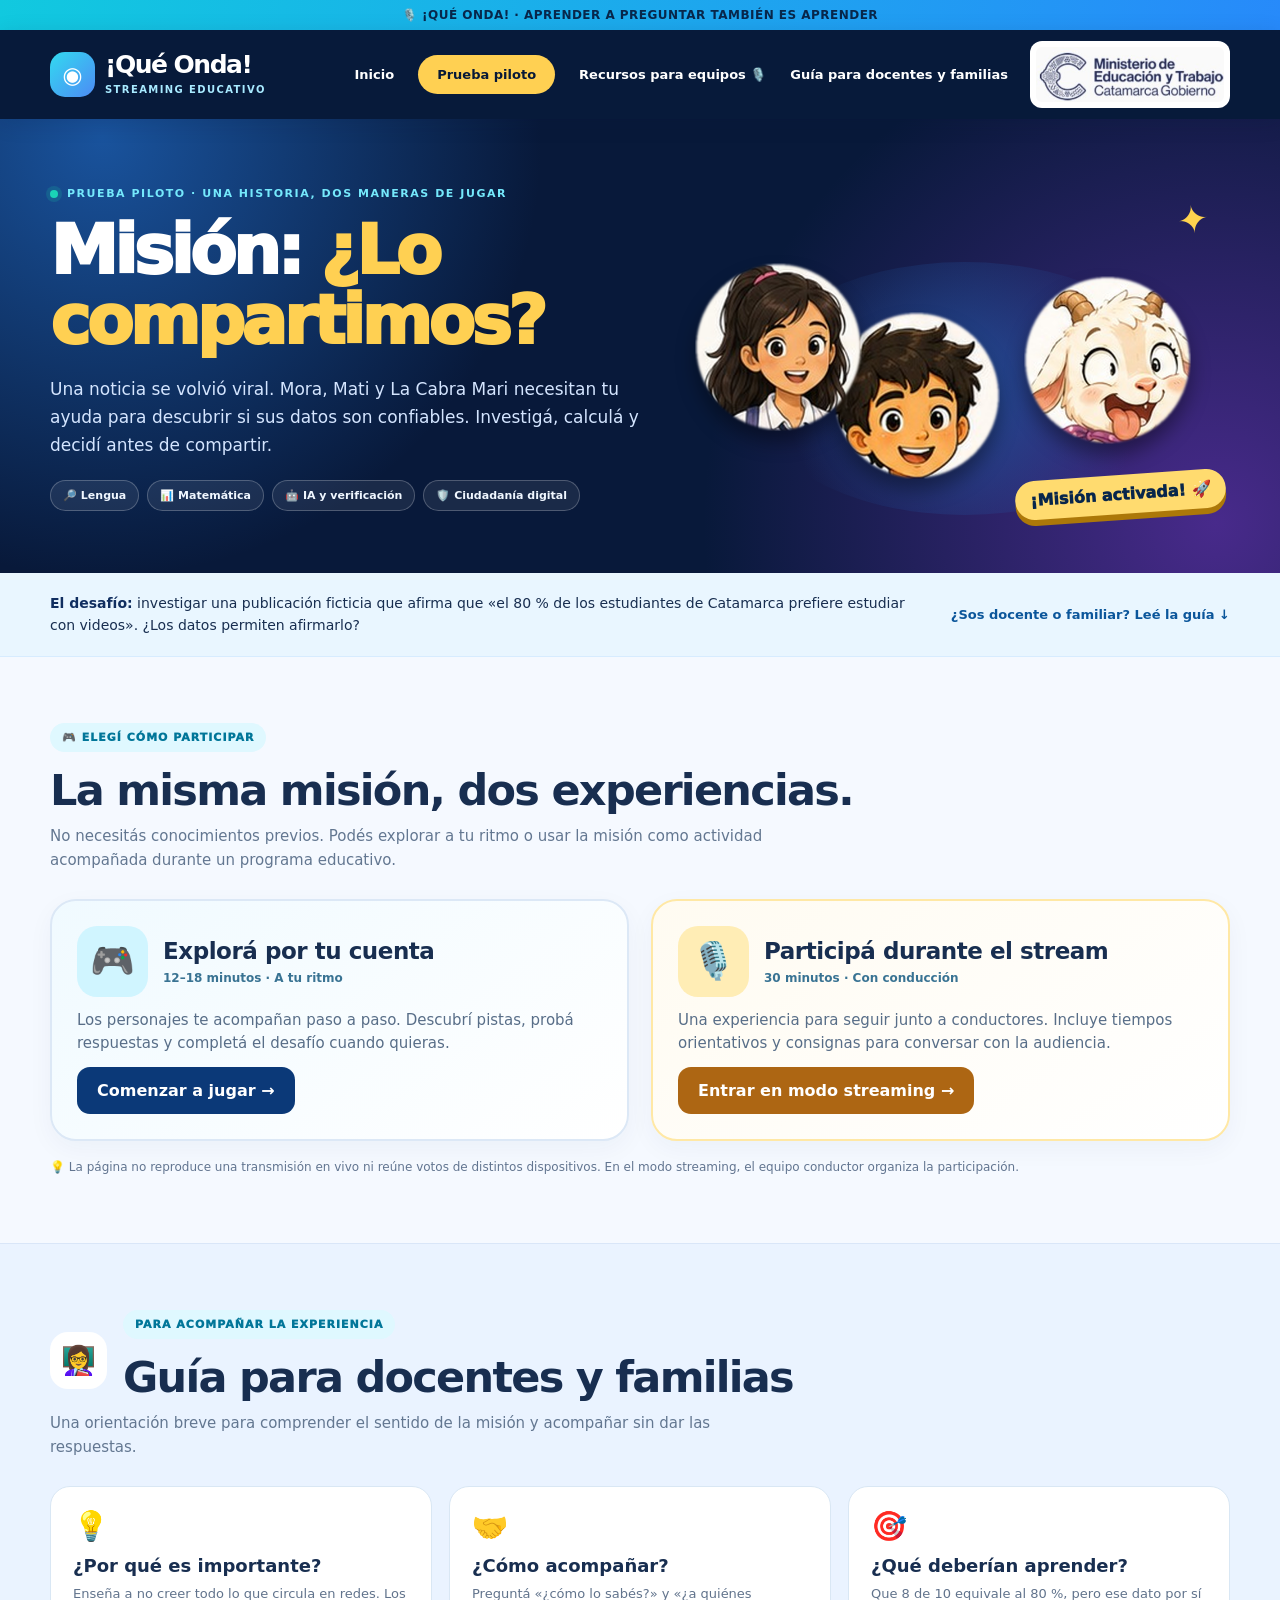
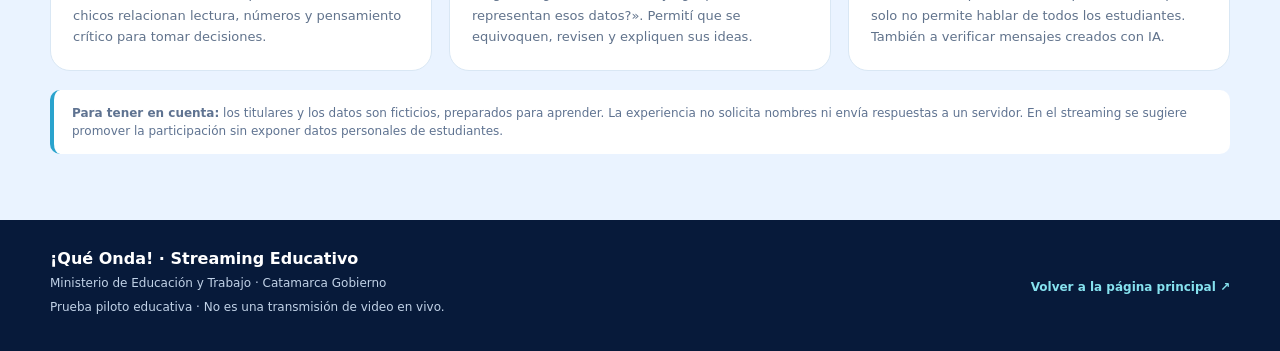
<file: piloto/index.html>
<!doctype html>
<html lang="es-AR">
<head>
<meta charset="utf-8">
<meta name="viewport" content="width=device-width, initial-scale=1">
<meta name="theme-color" content="#08183c">
<meta name="description" content="¡Qué Onda! Misión ¿Lo compartimos? Una experiencia interactiva de Lengua, Matemática y ciudadanía digital, para jugar a tu ritmo o durante un streaming.">
<title>Prueba piloto · Misión ¿Lo compartimos? | ¡Qué Onda!</title>
<link rel="icon" type="image/svg+xml" href="../assets/favicon.svg">
<style>
:root{--navy:#071937;--deep:#0c2653;--ink:#182e50;--muted:#637791;--cyan:#00bfdb;--blue:#2379f4;--yellow:#ffd052;--pink:#ff649e;--violet:#8a65f4;--aqua:#1ad3b6;--line:#dce9f7;--shadow:0 18px 42px #13385b16}
*{box-sizing:border-box}html{scroll-behavior:smooth}body{margin:0;font-family:system-ui,-apple-system,'Segoe UI',Arial,sans-serif;color:var(--ink);background:#f5f9ff}button,input,textarea{font:inherit}button{cursor:pointer}a{color:inherit;text-decoration:none}button:focus-visible,a:focus-visible,summary:focus-visible{outline:3px solid #ef9f00;outline-offset:3px}[hidden]{display:none!important}
.container{width:min(1180px,calc(100% - 38px));margin:auto}.site-top{background:#071a3a;color:white;position:sticky;top:0;z-index:12;box-shadow:0 4px 20px #071a3a22}.top-in{display:flex;gap:22px;align-items:center;justify-content:space-between;min-height:89px}.brand{display:flex;gap:10px;align-items:center;white-space:nowrap}.brand-icon{display:grid;place-items:center;background:linear-gradient(135deg,#32daf0,#4d8bf5);width:45px;height:45px;border-radius:15px;font-size:23px}.brand strong{font-size:25px;letter-spacing:-.06em;line-height:1.05;display:block}.brand small{font-size:10px;font-weight:850;letter-spacing:.14em;color:#a8eaff}.links{display:flex;align-items:center;gap:24px;margin-left:auto}.links a{font-weight:800;font-size:13px;white-space:nowrap}.links a:hover{color:#79e4fc}.links a.active{background:var(--yellow);color:#071937;border-radius:99px;padding:12px 19px}.ministry{width:200px;flex:0 0 200px}.ministry img{display:block;width:100%;max-height:71px;object-fit:contain;background:white;border-radius:12px;padding:6px}.toggle{display:none;background:#ffffff15;border:1px solid #ffffff48;color:white;border-radius:12px;padding:10px}
.mini-banner{background:linear-gradient(100deg,#11c9df,#278afa);color:#08274b;text-align:center;padding:8px 14px;font-size:12px;font-weight:850;letter-spacing:.04em}.hero{background:radial-gradient(circle at 8% 4%,#19539d 0,transparent 35%),radial-gradient(circle at 95% 89%,#482a8b 0,transparent 40%),#08193a;color:white;overflow:hidden}.hero-inner{padding:57px 0 55px;display:grid;grid-template-columns:1.08fr .92fr;gap:25px;align-items:center}.eyebrow{display:inline-flex;align-items:center;gap:9px;font-size:11px;letter-spacing:.14em;font-weight:900;color:#75e9fc}.eyebrow:before{content:"";height:8px;width:8px;background:var(--aqua);border-radius:50%;box-shadow:0 0 0 4px #18cfa42b}.hero h1{font-weight:950;letter-spacing:-.055em;font-size:clamp(38px,5.3vw,72px);line-height:1.04;margin:14px 0 18px}.hero h1 em{font-style:normal;color:var(--yellow)}.hero p{font-size:17px;line-height:1.65;color:#d4e5ff;max-width:610px;margin:0 0 21px}.tagline{display:flex;gap:8px;flex-wrap:wrap}.tagline span{border:1px solid #ffffff3a;background:#ffffff13;color:#f0f7ff;border-radius:50px;padding:8px 12px;font-size:11px;font-weight:800}.hero-characters{position:relative;display:flex;align-items:end;justify-content:center;min-height:330px}.hero-characters:before{content:"";position:absolute;width:82%;height:74%;border-radius:50%;bottom:1%;background:radial-gradient(circle,#215ca9ba,transparent 71%)}.hero-characters img{max-width:36%;height:316px;object-fit:contain;filter:drop-shadow(0 12px 10px #0006);z-index:1}.hero-characters img:nth-child(2){height:342px;margin-left:-8%;z-index:3}.hero-characters img:nth-child(3){height:245px;margin-left:-10%;z-index:2}.star{position:absolute;color:#ffd34e;font-size:38px;z-index:4;top:22px;right:4%;transform:rotate(-9deg)}.sticker{display:inline-flex;background:#ffdb6f;color:#08264b;padding:10px 15px;border-radius:40px;font-weight:950;position:absolute;bottom:4px;right:4px;z-index:4;transform:rotate(-4deg);box-shadow:0 6px 0 #ac7809}
.introstrip{background:#e9f6ff;border-bottom:1px solid #d7ecff;padding:19px 0}.introstrip .container{display:flex;align-items:center;gap:20px;justify-content:space-between}.introstrip p{margin:0;font-size:14px;line-height:1.6}.introstrip strong{color:#102e60}.introstrip a{white-space:nowrap;color:#0b569b;font-size:13px;font-weight:850}
.section{padding:66px 0}.section-head{margin:0 0 27px}.eyetag{background:#dff8ff;color:#017699;font-size:11px;font-weight:950;letter-spacing:.09em;padding:8px 12px;border-radius:25px;display:inline-flex}.section-head h2{font-size:clamp(27px,3.7vw,43px);letter-spacing:-.04em;line-height:1.12;margin:14px 0 10px}.section-head p{font-size:15px;line-height:1.6;color:var(--muted);max-width:740px;margin:0}
.choice-grid{display:grid;grid-template-columns:1fr 1fr;gap:22px}.mode-card{padding:25px;border:2px solid #dce8f6;border-radius:26px;background:white;box-shadow:0 8px 26px #12375c0b;display:flex;flex-direction:column;gap:12px;text-align:left;transition:transform .2s,border-color .2s}.mode-card:hover{transform:translateY(-4px);border-color:#34b9e9}.mode-card.live{background:linear-gradient(145deg,#fffbf1,#fff);border-color:#ffe8a5}.mode-card.self{background:linear-gradient(145deg,#f0faff,#fff)}.mode-top{display:flex;gap:15px;align-items:center}.mode-symbol{width:71px;height:71px;border-radius:20px;display:grid;place-items:center;background:#d0f5ff;font-size:36px;flex:none}.live .mode-symbol{background:#ffedb5}.mode-top b{font-size:23px;line-height:1.18;letter-spacing:-.02em}.mode-time{font-size:12px;color:#397393;font-weight:850;display:block;margin-top:6px}.mode-card p{font-size:15px;color:#586e88;line-height:1.55;margin:0;flex:1}.mode-card .start{border:0;color:white;background:#0b3978;align-self:flex-start;padding:14px 20px;border-radius:13px;font-weight:900;display:inline-flex;align-items:center;gap:8px}.mode-card.live .start{background:#ad6613}.mode-card .start:hover{filter:brightness(1.15)}.little-note{margin:17px 0 0;color:#627590;font-size:12px;line-height:1.55}
#experience{padding:48px 0 72px;background:linear-gradient(170deg,#e8f5ff,#f5f9ff 38%,#f8f7ff)}.experience-bar{display:flex;align-items:center;justify-content:space-between;flex-wrap:wrap;gap:12px;margin-bottom:20px}.subnav{background:#fff;color:#15417c;border:1px solid #cbdff5;border-radius:99px;font-weight:800;padding:10px 15px;font-size:12px}.mode-pill{background:#e1f2ff;border-radius:99px;padding:9px 14px;font-size:12px;font-weight:900;color:#105e9d}.mission-board{background:white;border-radius:28px;border:1px solid #dce9f7;box-shadow:var(--shadow);overflow:hidden}.mission-top{background:#0b2857;color:white;padding:23px 28px;display:flex;align-items:center;justify-content:space-between;gap:14px}.mission-top strong{font-size:18px}.mission-top small{color:#91dff7;font-weight:750;font-size:12px;display:block;margin-top:4px}.progress-text{white-space:nowrap;font-size:13px;font-weight:800;color:#dcecff}.progress-track{height:8px;background:#e0ebf7}.progress-track span{display:block;height:100%;width:0%;background:linear-gradient(90deg,#0ed7c6,#27a4ff,#8c74ed);transition:width .25s}.game-layout{display:grid;grid-template-columns:1fr 260px;gap:24px;padding:26px}.game-content{min-width:0}.stage-tag{display:inline-block;border-radius:20px;background:#e7f5ff;color:#0b669c;font-size:11px;font-weight:950;letter-spacing:.07em;padding:8px 11px}.game-content h2{font-size:clamp(25px,3.4vw,38px);letter-spacing:-.04em;line-height:1.13;margin:15px 0}.game-content .lead{line-height:1.65;color:#596f89;margin:0 0 20px;font-size:15px}.news-post{background:#fff;border:1px solid #cfdeef;border-radius:19px;overflow:hidden;margin:12px 0 19px;box-shadow:0 5px 18px #133a5610}.news-top{background:#eff6ff;padding:12px 17px;display:flex;gap:11px;align-items:center;color:#23568a;font-size:12px;font-weight:900}.news-dot{height:35px;width:35px;display:grid;place-items:center;background:#0c376e;color:white;border-radius:50%;font-size:21px}.news-body{padding:21px 22px}.news-body strong{font-size:clamp(20px,2.5vw,27px);line-height:1.27;display:block;color:#0c2c5a;letter-spacing:-.03em}.fake-label{display:block;padding-top:11px;color:#728399;font-size:11px;font-weight:800}.prompt{font-weight:900;font-size:16px;color:#1c3557;margin:20px 0 12px}.option-list{display:grid;gap:10px}.answer-option{display:flex;width:100%;align-items:center;gap:10px;justify-content:space-between;text-align:left;border:2px solid #dce6f3;background:#fff;padding:16px 17px;border-radius:15px;color:#243d5f;font-weight:800;line-height:1.4;font-size:14px;transition:background .1s,border .1s,transform .1s}.answer-option:hover:not(:disabled){border-color:#36a8e9;transform:translateY(-1px)}.answer-option.selected{border-color:#1672c2;background:#e9f6ff}.answer-option .select-icon{height:22px;width:22px;flex:none;border:2px solid #8eb1d3;border-radius:50%;display:grid;place-items:center;color:white;font-size:13px}.answer-option.selected .select-icon{background:#1686e4;border-color:#1686e4}.answer-option:disabled{opacity:.85;cursor:default}.answers-grid{display:grid;grid-template-columns:1fr 1fr;gap:10px}.answers-grid .answer-option{min-height:85px}.students-grid{display:grid;grid-template-columns:repeat(5,1fr);gap:10px;margin:17px 0}.student{min-height:92px;border:2px solid #cce0f0;border-radius:17px;background:#f5faff;color:#265077;display:grid;place-items:center;gap:2px;font-size:28px}.student small{font-size:11px;font-weight:850}.student.active{border-color:#0b7cbb;background:#d5f6fe;box-shadow:inset 0 0 0 2px white}.big-math{text-align:center;font-size:clamp(26px,5vw,43px);font-weight:950;letter-spacing:-.04em;color:#0a4f97;margin:15px 0}.big-math span{color:#19a9ba}.soft-block{background:#f0f8ff;border-radius:14px;padding:15px 18px;line-height:1.6;color:#315878;margin-top:15px;font-size:14px}.word-bank{display:flex;flex-wrap:wrap;gap:9px;margin-top:10px}.word-chip{border:2px solid #8ecfea;background:#e9f9ff;color:#135479;font-weight:900;border-radius:12px;padding:11px 13px}.word-chip:disabled{opacity:.42;cursor:default}.composition{min-height:96px;border:2px dashed #88b7d8;background:#f4fbff;border-radius:16px;display:flex;gap:7px;align-items:center;flex-wrap:wrap;padding:14px;margin-top:15px}.composition.empty{color:#7490a5;font-size:13px;font-weight:700}.composition span{background:#0d3c78;color:white;padding:9px 11px;border-radius:8px;font-size:13px;font-weight:800}.tiny-btn{border:0;background:#eaf2fd;color:#245588;border-radius:10px;padding:10px 13px;font-size:12px;font-weight:900}.feedback{padding:15px 17px;border-radius:14px;line-height:1.6;margin:17px 0 0;font-size:14px;font-weight:700;border-left:5px solid #dd831a;background:#fff3df;color:#80511a}.feedback.good{border-left-color:#17a189;background:#e5f9f1;color:#195d50}.game-actions{display:flex;flex-wrap:wrap;justify-content:space-between;align-items:center;gap:12px;margin-top:23px}.cta{border:0;padding:13px 21px;border-radius:12px;color:white;background:#0e4788;font-weight:900}.cta:hover{background:#1161a4}.cta:disabled{opacity:.48;cursor:not-allowed}.small-nav{border:0;background:transparent;color:#4a719b;font-weight:800;font-size:13px}.helper{align-self:start;border:1px solid #dce9f7;background:#f5faff;border-radius:21px;padding:22px}.helper img{height:133px;width:100%;object-fit:contain;margin-bottom:8px}.helper .who{display:block;text-transform:uppercase;font-size:11px;font-weight:950;color:#0a86af;letter-spacing:.08em}.helper h3{font-size:20px;margin:9px 0}.helper p{font-size:13px;line-height:1.7;color:#4f6681;margin-bottom:5px}.guide-cue{margin-top:18px;padding:14px;border:1px solid #f6d68e;background:#fff8e7;border-radius:12px;color:#72511d;line-height:1.55;font-size:12px}.guide-cue strong{display:block;color:#8e611b;margin-bottom:7px}.finish-card{text-align:center;background:linear-gradient(150deg,#e5f7ff,#fff3e0);padding:35px 22px;border-radius:24px;border:2px solid #9dd9f1}.finish-card .cup{font-size:72px;display:block}.finish-card strong{font-size:29px;color:#103d70;display:block;letter-spacing:-.03em}.finish-card p{font-size:15px;line-height:1.6;color:#365a7b;max-width:560px;margin:12px auto}.finish-three{display:grid;grid-template-columns:repeat(3,1fr);gap:9px;margin:23px 0}.finish-three span{padding:12px;background:#ffffffae;border-radius:12px;font-size:12px;font-weight:850;color:#245a82}.after-finish{display:flex;justify-content:center;flex-wrap:wrap;gap:10px;margin-top:18px}
.guide-section{background:#eaf3ff;border-top:1px solid #d9e6f8}.guide-heading{display:flex;align-items:center;gap:16px}.guide-icon{width:57px;height:57px;border-radius:18px;background:white;display:grid;place-items:center;font-size:28px;flex:none}.guide-cards{display:grid;grid-template-columns:repeat(3,1fr);gap:17px}.guide-card{border:1px solid #d9e7f4;background:white;border-radius:20px;padding:22px}.guide-card .ico{font-size:29px}.guide-card h3{font-size:18px;margin:12px 0 7px}.guide-card p{line-height:1.65;color:#61738c;font-size:13px;margin:0}.guide-foot{border-left:4px solid #2aa3cd;background:#fff;border-radius:10px;padding:14px 18px;margin-top:19px;color:#5f7391;font-size:12px;line-height:1.5}.footer{background:#071a3a;color:white;padding:29px 0}.footer .container{display:flex;justify-content:space-between;align-items:center;gap:24px}.footer strong{font-size:16px}.footer p{color:#c1d2e7;font-size:12px;line-height:1.5;margin:6px 0}.footer a{font-size:12px;color:#86e2ef;font-weight:800}
@media(max-width:960px){.links{gap:13px}.ministry{width:150px;flex-basis:150px}.game-layout{grid-template-columns:1fr 210px}.hero-characters img{height:260px}.hero-characters img:nth-child(2){height:280px}.hero-characters img:nth-child(3){height:205px}}
@media(max-width:720px){.container{width:min(100% - 26px,1180px)}.top-in{min-height:72px;gap:9px;flex-wrap:wrap;padding:8px 0}.brand strong{font-size:21px}.brand small{font-size:8px}.brand-icon{width:39px;height:39px}.ministry{width:110px;flex-basis:110px;margin-left:auto}.toggle{display:block;order:3}.links{display:none;order:4;width:100%;flex-direction:column;align-items:stretch;gap:5px;margin:0}.links.open{display:flex}.links a{padding:11px;background:#ffffff13;border-radius:8px}.links a.active{border-radius:8px}.hero-inner{grid-template-columns:1fr;padding:38px 0 27px;gap:0}.hero h1{font-size:44px}.hero p{font-size:15px}.hero-characters{min-height:225px}.hero-characters img{height:210px}.hero-characters img:nth-child(2){height:220px}.hero-characters img:nth-child(3){height:180px}.sticker{bottom:0}.introstrip .container{flex-wrap:wrap;gap:5px}.section{padding:45px 0}.choice-grid,.guide-cards{grid-template-columns:1fr}.game-layout{grid-template-columns:1fr;padding:18px}.helper{display:flex;gap:16px;align-items:center;flex-wrap:wrap;padding:12px 17px}.helper img{height:90px;width:80px}.helper .guide-cue{width:100%;margin-top:0}.mission-top{padding:17px}.answers-grid{grid-template-columns:1fr}.students-grid{gap:6px}.student{min-height:70px;font-size:22px}.student small{font-size:10px}.finish-three{grid-template-columns:1fr}.footer .container{flex-direction:column;align-items:start}}
@media(max-width:440px){.ministry{width:85px;flex-basis:85px}.hero h1{font-size:39px}.hero-characters img{height:182px}.hero-characters img:nth-child(2){height:186px}.hero-characters img:nth-child(3){height:140px}.mode-top b{font-size:21px}.mission-top strong{font-size:15px}.progress-text{font-size:11px}.news-body{padding:17px}.news-body strong{font-size:20px}}
@media(prefers-reduced-motion:reduce){*,*:before,*:after{transition:none!important;scroll-behavior:auto!important}}
</style>
</head>
<body>
<div class="mini-banner">🎙️ ¡QUÉ ONDA! · APRENDER A PREGUNTAR TAMBIÉN ES APRENDER</div>
<header class="site-top" id="inicio"><div class="container top-in">
<a href="../index.html" class="brand" aria-label="Volver al inicio de Qué Onda"><span class="brand-icon">◉</span><span><strong>¡Qué Onda!</strong><small>STREAMING EDUCATIVO</small></span></a>
<nav class="links" id="site-links" aria-label="Navegación"><a href="../index.html">Inicio</a><a href="#modos" class="active">Prueba piloto</a><a href="../equipos/index.html">Recursos para equipos 🎙️</a><a href="#guia">Guía para docentes y familias</a></nav>
<div class="ministry"><img src="../assets/logo-ministerio-original.png" alt="Ministerio de Educación y Trabajo · Catamarca Gobierno"></div>
<button class="toggle" id="menu-toggle" type="button" aria-controls="site-links" aria-expanded="false">☰ Menú</button>
</div></header>
<section class="hero"><div class="container hero-inner"><div><span class="eyebrow">PRUEBA PILOTO · UNA HISTORIA, DOS MANERAS DE JUGAR</span><h1>Misión: <em>¿Lo compartimos?</em></h1><p>Una noticia se volvió viral. Mora, Mati y La Cabra Mari necesitan tu ayuda para descubrir si sus datos son confiables. Investigá, calculá y decidí antes de compartir.</p><div class="tagline"><span>🔎 Lengua</span><span>📊 Matemática</span><span>🤖 IA y verificación</span><span>🛡️ Ciudadanía digital</span></div></div><div class="hero-characters" aria-label="Mora, Mati y La Cabra Mari"><span class="star" aria-hidden="true">✦</span><img src="../assets/mora.png" alt="Mora"><img src="../assets/mati.png" alt="Mati"><img src="../assets/mari.png" alt="La Cabra Mari"><span class="sticker">¡Misión activada! 🚀</span></div></div></section>
<div class="introstrip"><div class="container"><p><strong>El desafío:</strong> investigar una publicación ficticia que afirma que «el 80 % de los estudiantes de Catamarca prefiere estudiar con videos». ¿Los datos permiten afirmarlo?</p><a href="#guia">¿Sos docente o familiar? Leé la guía ↓</a></div></div>
<main>
<section class="section" id="modos"><div class="container"><div class="section-head"><span class="eyetag">🎮 ELEGÍ CÓMO PARTICIPAR</span><h2>La misma misión, dos experiencias.</h2><p>No necesitás conocimientos previos. Podés explorar a tu ritmo o usar la misión como actividad acompañada durante un programa educativo.</p></div>
<div class="choice-grid"><article class="mode-card self"><div class="mode-top"><span class="mode-symbol">🎮</span><div><b>Explorá por tu cuenta</b><span class="mode-time">12–18 minutos · A tu ritmo</span></div></div><p>Los personajes te acompañan paso a paso. Descubrí pistas, probá respuestas y completá el desafío cuando quieras.</p><button type="button" class="start" data-launch="solo">Comenzar a jugar →</button></article>
<article class="mode-card live"><div class="mode-top"><span class="mode-symbol">🎙️</span><div><b>Participá durante el stream</b><span class="mode-time">30 minutos · Con conducción</span></div></div><p>Una experiencia para seguir junto a conductores. Incluye tiempos orientativos y consignas para conversar con la audiencia.</p><button type="button" class="start" data-launch="stream">Entrar en modo streaming →</button></article></div>
<p class="little-note">💡 La página no reproduce una transmisión en vivo ni reúne votos de distintos dispositivos. En el modo streaming, el equipo conductor organiza la participación.</p></div></section>
<section id="experience" hidden><div class="container"><div class="experience-bar"><button class="subnav" type="button" id="change-mode">← Cambiar modalidad</button><span class="mode-pill" id="mode-indicator">🎮 Exploración autónoma</span></div>
<div class="mission-board"><div class="mission-top"><div><strong>🔍 Expediente: la noticia viral</strong><small id="stage-caption">Misión en marcha</small></div><div class="progress-text" id="progress-text">Etapa 1 de 6</div></div><div class="progress-track" aria-hidden="true"><span id="progress-bar"></span></div><div class="game-layout"><div class="game-content" id="game-content" aria-live="polite"></div><aside class="helper" id="helper" aria-label="Acompañamiento pedagógico"></aside></div></div>
</div></section>
<section class="section guide-section" id="guia"><div class="container"><div class="section-head"><div class="guide-heading"><span class="guide-icon">👩‍🏫</span><div><span class="eyetag">PARA ACOMPAÑAR LA EXPERIENCIA</span><h2>Guía para docentes y familias</h2></div></div><p>Una orientación breve para comprender el sentido de la misión y acompañar sin dar las respuestas.</p></div>
<div class="guide-cards"><article class="guide-card"><span class="ico">💡</span><h3>¿Por qué es importante?</h3><p>Enseña a no creer todo lo que circula en redes. Los chicos relacionan lectura, números y pensamiento crítico para tomar decisiones.</p></article><article class="guide-card"><span class="ico">🤝</span><h3>¿Cómo acompañar?</h3><p>Preguntá «¿cómo lo sabés?» y «¿a quiénes representan esos datos?». Permití que se equivoquen, revisen y expliquen sus ideas.</p></article><article class="guide-card"><span class="ico">🎯</span><h3>¿Qué deberían aprender?</h3><p>Que 8 de 10 equivale al 80 %, pero ese dato por sí solo no permite hablar de todos los estudiantes. También a verificar mensajes creados con IA.</p></article></div>
<div class="guide-foot"><strong>Para tener en cuenta:</strong> los titulares y los datos son ficticios, preparados para aprender. La experiencia no solicita nombres ni envía respuestas a un servidor. En el streaming se sugiere promover la participación sin exponer datos personales de estudiantes.</div></div></section>
</main>
<footer class="footer"><div class="container"><div><strong>¡Qué Onda! · Streaming Educativo</strong><p>Ministerio de Educación y Trabajo · Catamarca Gobierno</p><p>Prueba piloto educativa · No es una transmisión de video en vivo.</p></div><div><a href="../index.html">Volver a la página principal ↗</a></div></div></footer>
<script>
(()=>{
'use strict';
const $=id=>document.getElementById(id), total=6;
const state={mode:null,step:0,answers:{},validated:{},feedback:{},count:new Set(),words:[],firstRun:true};
const cues=[
 {time:'0–3 min',title:'Presentar el caso',text:'Leé el titular en voz alta. Pedí una primera reacción, sin anticipar si es verdadero o falso.'},
 {time:'3–10 min',title:'Hacer preguntas',text:'Pedí que expliquen qué información necesitaríamos antes de confiar en el titular.'},
 {time:'10–16 min',title:'Representar los datos',text:'Contá las diez tarjetas con la audiencia. Ocho estudiantes eligieron videos: ¿qué proporción representan?'},
 {time:'16–20 min',title:'Analizar el alcance',text:'La cuenta es correcta. Preguntá si una consulta a diez personas prueba algo sobre toda la provincia.'},
 {time:'20–25 min',title:'Comparar titulares',text:'Recordá que los titulares simulan textos posibles de una IA, pero aquí no se utiliza IA en vivo.'},
 {time:'25–30 min',title:'Construir el cierre',text:'Invitá a reescribir el titular. Recuperá las preguntas: quién afirma, qué datos y hasta dónde podemos concluir.'}
];
const guides=[
 {name:'Mora investiga',img:'mora.png',hint:'Una primera impresión no es una prueba. La misión comienza con una pregunta, no con una respuesta.'},
 {name:'Mora investiga',img:'mora.png',hint:'Investigá la fuente, a quiénes se preguntó y cómo se eligieron las personas.'},
 {name:'Mati calcula',img:'mati.png',hint:'Tocá las tarjetas para señalar cuántos estudiantes eligieron estudiar con videos.'},
 {name:'Mati calcula',img:'mati.png',hint:'¡Atención! Un porcentaje puede ser correcto para un grupo pequeño y no describir a todos.'},
 {name:'Mari pregunta',img:'mari.png',hint:'Un titular puede sonar convincente y, sin embargo, exagerar lo que muestran sus datos.'},
 {name:'Mari pregunta',img:'mari.png',hint:'Construí una noticia que diga exactamente lo que sabemos. ¡Vos sos quien decide!'}
];
const stages=['Primeras impresiones','Buscamos evidencias','Contamos los datos','Interpretamos el porcentaje','La IA propone titulares','Editamos la noticia'];
const options0=['Parece demostrada','Tengo dudas','Necesito conocer los datos'];
const evidence=['Quién realizó la consulta','A cuántas personas preguntaron','Cómo eligieron a los participantes','Dónde se hizo','El color del afiche','Cuántos emojis tenía'];
const opts3=['Al 80 % de los diez estudiantes consultados','Al 80 % de todos los estudiantes catamarqueños','El porcentaje está mal calculado'];
const headlines=['El 80 % de los estudiantes catamarqueños prefiere estudiar con videos','Ocho de los diez estudiantes consultados prefirieron estudiar con videos'];
const chunks=[{id:2,text:'prefirieron estudiar'},{id:0,text:'Ocho de diez'},{id:3,text:'con videos.'},{id:1,text:'estudiantes consultados'}];
let selected=()=>state.answers[state.step];
function modeTitle(){return state.mode==='solo'?'🎮 Exploración autónoma':'🎙️ Acompañamiento en streaming'}
function launch(mode){state.mode=mode;state.step=0;state.answers={};state.validated={};state.feedback={};state.words=[];state.count=new Set();$('experience').hidden=false;$('modos').hidden=true;$('mode-indicator').textContent=modeTitle();render();$('experience').scrollIntoView({behavior:'smooth',block:'start'});}
function guideHTML(){const g=guides[state.step], c=cues[state.step];return `<img src="../assets/${g.img}" alt="Personaje ${g.name}"><div><span class="who">${g.name}</span><h3>${state.mode==='solo'?'Una pista para vos':'Para quienes conducen'}</h3><p>${state.mode==='solo'?g.hint:c.text}</p></div>${state.mode==='stream'?`<div class="guide-cue"><strong>⏱ ${c.time} · ${c.title}</strong>Los participantes responden desde sus dispositivos. Las respuestas no se suman entre sí; usá el chat o el diálogo para compartir conclusiones.</div>`:''}`;}
function choices(items,multi=false){const values=selected();return `<div class="option-list ${multi?'answers-grid':''}">${items.map((label,i)=>{const active=multi?Array.isArray(values)&&values.includes(i):values===i;return `<button type="button" class="answer-option ${active?'selected':''}" data-answer="${i}" aria-pressed="${active}" ${state.validated[state.step]?'disabled':''}><span>${label}</span><span class="select-icon" aria-hidden="true">${active?'✓':''}</span></button>`;}).join('')}</div>`;}
function post(){return `<div class="news-post"><div class="news-top"><span class="news-dot">⚡</span><span>PUBLICACIÓN EN REDES · SIMULACIÓN</span></div><div class="news-body"><strong>“El 80 % de los estudiantes de Catamarca prefiere estudiar con videos”</strong><span class="fake-label">⚠️ Titular y datos ficticios para aprender</span></div></div>`;}
function stageHTML(){switch(state.step){
 case 0:return `<span class="stage-tag">01 · MORA · LENGUA</span><h2>Una noticia está circulando…</h2><p class="lead">Mora encontró esta publicación en redes. Antes de saber cómo se hizo la consulta, ¿qué pensarías?</p>${post()}<div class="prompt">Elegí tu primera impresión (¡no hay respuesta incorrecta!).</div>${choices(options0)}`;
 case 1:return `<span class="stage-tag">02 · MORA · LENGUA</span><h2>¿Qué necesitamos saber?</h2><p class="lead">Una frase puede parecer convincente, pero para investigarla necesitamos información. Elegí <b>cuatro pistas</b> importantes para evaluar la noticia.</p>${choices(evidence,true)}<div class="soft-block">🔎 Buscamos datos que permitan conocer el origen y el alcance de la afirmación, no detalles decorativos.</div>`;
 case 2:return `<span class="stage-tag">03 · MATI · MATEMÁTICA</span><h2>¡Encontramos los datos!</h2><p class="lead">La publicación se basó en una consulta ficticia a <b>diez estudiantes</b>. Ocho eligieron videos y dos, otra opción. Tocá las tarjetas para representar a los <b>ocho</b> que eligieron videos.</p><div class="students-grid">${Array.from({length:10},(_,i)=>`<button type="button" class="student ${state.count.has(i)?'active':''}" data-student="${i}" aria-pressed="${state.count.has(i)}" aria-label="Estudiante ${i+1}, ${state.count.has(i)?'seleccionado':'sin seleccionar'}" ${state.validated[state.step]?'disabled':''}><span>${state.count.has(i)?'🎬':'👤'}</span><small>${i+1}</small></button>`).join('')}</div><div class="big-math" id="math-result">${state.count.size} <span>de</span> 10</div><div class="soft-block">Elegí exactamente ocho tarjetas. Después descubriremos qué porcentaje representan.</div>`;
 case 3:return `<span class="stage-tag">04 · MATI · MATEMÁTICA</span><h2>8 de 10 = 80 %. ¿De quiénes?</h2><p class="lead">¡Muy bien! El cálculo es correcto. Pero necesitamos interpretar a quiénes describe.</p><div class="big-math">8/10 <span>=</span> 0,8 <span>=</span> 80 %</div><div class="prompt">¿Qué podemos afirmar con seguridad?</div>${choices(opts3)}`;
 case 4:return `<span class="stage-tag">05 · MARI · CIUDADANÍA DIGITAL</span><h2>Una IA propone dos titulares…</h2><p class="lead">Estos dos textos fueron preparados para <b>simular</b> titulares que podría redactar una IA. No estamos usando una IA en vivo. ¿Cuál respeta mejor la información?</p><div class="prompt">Seleccioná el titular más responsable.</div>${choices(headlines)}<div class="soft-block">💡 Una redacción clara no garantiza que la información esté verificada.</div>`;
 case 5:return `<span class="stage-tag">06 · MARI · DESAFÍO FINAL</span><h2>¡Convirtámonos en editores!</h2><p class="lead">Ordená los fragmentos para escribir un titular que respete los datos. Tocá cada fragmento en el orden correcto.</p><div class="prompt">Armá tu versión responsable:</div><div class="composition ${!state.words.length?'empty':''}" id="composition">${state.words.length?state.words.map(id=>`<span>${chunks.find(c=>c.id===id).text}</span>`).join(''):'Tu titular aparecerá aquí…'}</div><div class="word-bank">${chunks.map(c=>`<button type="button" class="word-chip" data-chunk="${c.id}" ${state.words.includes(c.id)||state.validated[state.step]?'disabled':''}>${c.text}</button>`).join('')}</div><div style="margin-top:12px"><button class="tiny-btn" type="button" id="undo-word" ${!state.words.length||state.validated[state.step]?'disabled':''}>↶ Quitar último</button> <button class="tiny-btn" type="button" id="clear-words" ${!state.words.length||state.validated[state.step]?'disabled':''}>Borrar y volver a empezar</button></div><div class="soft-block">🔎 Pregunta final: ¿qué aprendimos sobre compartir información con porcentajes?</div>`;
 }}
function buttonReady(){switch(state.step){case 0:case 3:case 4:return Number.isInteger(selected());case 1:return Array.isArray(selected())&&selected().length>0;case 2:return state.count.size>0;case 5:return state.words.length>0;default:return false;}}
function render(){if(!state.mode)return;const i=state.step;$('progress-text').textContent=`Etapa ${i+1} de ${total}`;$('progress-bar').style.width=`${(i+1)/total*100}%`;$('stage-caption').textContent=stages[i];$('helper').innerHTML=guideHTML();const checked=!!state.validated[i],msg=state.feedback[i];let html=stageHTML();if(msg)html+=`<div class="feedback ${checked?'good':''}" role="status">${msg}</div>`;
 html+=`<div class="game-actions"><button class="small-nav" type="button" id="prev-step" ${i===0?'disabled':''}>← Volver</button><button type="button" class="cta" id="confirm-btn" ${checked||!buttonReady()?'disabled':''}>${i===0?'Seguir investigando':i===5?'Comprobar titular':'Comprobar'} →</button>${checked?`<button type="button" class="cta" id="next-step">${i===5?'Ver mi reconocimiento':'Continuar la misión →'}</button>`:''}</div>`;$('game-content').innerHTML=html;
 document.querySelectorAll('#game-content [data-answer]').forEach(btn=>btn.addEventListener('click',()=>{const a=Number(btn.dataset.answer);if(i===1){let array=Array.isArray(selected())?[...selected()]:[];array=array.includes(a)?array.filter(n=>n!==a):[...array,a];state.answers[i]=array;}else state.answers[i]=a;state.feedback[i]='';render()}));
 document.querySelectorAll('#game-content [data-student]').forEach(btn=>btn.addEventListener('click',()=>{const n=Number(btn.dataset.student);state.count.has(n)?state.count.delete(n):state.count.add(n);state.feedback[i]='';render()}));
 document.querySelectorAll('#game-content [data-chunk]').forEach(btn=>btn.addEventListener('click',()=>{state.words.push(Number(btn.dataset.chunk));state.feedback[i]='';render()}));
 const un=$('undo-word'),cl=$('clear-words');if(un)un.onclick=()=>{state.words.pop();state.feedback[i]='';render()};if(cl)cl.onclick=()=>{state.words=[];state.feedback[i]='';render()};
 $('prev-step').onclick=()=>{if(state.step>0){state.step--;render();$('experience').scrollIntoView({behavior:'smooth',block:'start'})}};
 const check=$('confirm-btn');check.onclick=()=>validate();if($('next-step'))$('next-step').onclick=()=>next();
}
function validate(){const i=state.step;let ok=false,feedback='';switch(i){
 case 0:ok=true;feedback='¡Bien! Una primera impresión es solo el comienzo. Ahora vamos a buscar evidencias antes de decidir.';break;
 case 1:ok=Array.isArray(selected())&&selected().length===4&&[0,1,2,3].every(n=>selected().includes(n));feedback=ok?'¡Excelente! La fuente, la cantidad, el lugar y la forma de elegir a los participantes nos ayudan a evaluar la noticia.':'Falta alguna pista o elegiste algo decorativo. Pensá qué datos te permitirían conocer cómo fue hecha la consulta y probá otra vez.';break;
 case 2:ok=state.count.size===8;feedback=ok?'¡Exacto! Marcaste 8 de los 10 estudiantes. Eso representa 8/10 = 0,8 = 80 % del grupo consultado.':'Tenemos que representar exactamente ocho estudiantes. Contá los seleccionados e intentá de nuevo.';break;
 case 3:ok=selected()===0;feedback=ok?'¡Correcto! Ocho de los diez estudiantes consultados eligieron videos. Ese 80 % no demuestra por sí solo qué prefiere toda Catamarca.':'El cálculo 8 de 10 = 80 % está bien. Pensá: ¿ese porcentaje describe a diez personas o a todos los estudiantes de la provincia?';break;
 case 4:ok=selected()===1;feedback=ok?'¡Exacto! Este titular nombra al grupo realmente consultado. Un texto elaborado con IA siempre debe ser revisado por personas.':'Ese titular habla de todos los estudiantes, aunque únicamente conocemos lo que respondieron diez. Elegí el que no generaliza.';break;
 case 5:ok=state.words.join(',')==='0,1,2,3';feedback=ok?'¡Título responsable! «Ocho de diez estudiantes consultados prefirieron estudiar con videos». Ahora sí explicamos qué se midió sin afirmar más de lo que sabemos.':'Casi. Empezá diciendo cuántos estudiantes fueron consultados y terminá contando qué respondieron. Usá “Borrar y volver a empezar” si hace falta.';break;
 }state.feedback[i]=feedback;if(ok){state.validated[i]=true;}render();}
function next(){if(state.step<total-1){state.step++;render();$('experience').scrollIntoView({behavior:'smooth',block:'start'});}else finish()}
function finish(){try{localStorage.setItem('queonda-mision-verificada','1')}catch(e){}$('progress-text').textContent='¡Misión completada!';$('progress-bar').style.width='100%';$('stage-caption').textContent='Reconocimiento final';$('helper').innerHTML=`<img src="../assets/mari.png" alt="La Cabra Mari"><div><span class="who">¡Lo logramos!</span><h3>Mari está feliz</h3><p>No todo titular convincente es una conclusión verificada. ¡Ahora sabés cómo investigarlo!</p></div>`;
 $('game-content').innerHTML=`<div class="finish-card"><span class="cup" aria-hidden="true">🏆</span><span class="eyetag">MISIÓN COMPLETADA</span><strong>¡Sos detective digital!</strong><p>Descubriste que <b>un cálculo correcto no siempre justifica una conclusión</b>. Para compartir información, primero hay que investigar, interpretar y verificar.</p><div class="finish-three"><span>🔎 ¿Quién lo afirma?</span><span>📊 ¿Qué datos tiene?</span><span>🛡️ ¿Qué podemos concluir?</span></div><div class="after-finish"><button class="cta" type="button" id="repeat">↻ Repetir la misión</button><button class="tiny-btn" type="button" id="back-modes">Cambiar modalidad</button></div></div>`;
 $('repeat').onclick=()=>launch(state.mode);$('back-modes').onclick=changeMode;}
function changeMode(){$('experience').hidden=true;$('modos').hidden=false;state.mode=null;state.step=0;$('modos').scrollIntoView({behavior:'smooth',block:'start'})}
document.querySelectorAll('[data-launch]').forEach(b=>b.onclick=()=>launch(b.dataset.launch));$('change-mode').onclick=changeMode;
const t=$('menu-toggle'),links=$('site-links');t.onclick=()=>{const opened=links.classList.toggle('open');t.setAttribute('aria-expanded',String(opened));t.textContent=opened?'✕ Cerrar':'☰ Menú'};links.querySelectorAll('a').forEach(a=>a.addEventListener('click',()=>{links.classList.remove('open');t.setAttribute('aria-expanded','false');t.textContent='☰ Menú'}));
})();
</script>
</body>
</html>
</file>
<file: assets/queonda.css>
:root{--navy:#071734;--dark:#0b2149;--ink:#132443;--muted:#64738d;--cyan:#19c9ed;--teal:#11dab7;--pink:#ff5d9a;--yellow:#ffca50;--purple:#9974ff;--line:#e0e9f5;--w:1180px}
*{box-sizing:border-box}html{scroll-behavior:smooth}body{margin:0;color:var(--ink);font-family:system-ui,-apple-system,Segoe UI,Arial,sans-serif;background:#f8fbff}a{color:inherit}.container{max-width:var(--w);margin:auto;padding:0 24px}
.announce{text-align:center;background:linear-gradient(90deg,#04c3c4,#3e8cff);color:#062146;font-size:12px;font-weight:700;padding:10px;letter-spacing:.035em}.announce b{background:#04244a;color:#fff;border-radius:999px;padding:4px 11px;margin-right:7px;font-size:10px}
.site-top{background:var(--navy);position:sticky;top:0;z-index:30;color:white;border-bottom:1px solid #ffffff16;box-shadow:0 3px 18px #07112720}.top-inner{display:flex;align-items:center;gap:18px;min-height:81px}.brand-mark{display:flex;align-items:center;gap:12px;text-decoration:none;white-space:nowrap}.brand-bubble{height:44px;width:44px;display:grid;place-items:center;background:linear-gradient(145deg,#3ecbff,#2778ff);border-radius:16px;color:white;font-size:24px}.brand-words{display:flex;flex-direction:column}.brand-words strong{font-size:24px;letter-spacing:-.07em}.brand-words span{font-size:9px;font-weight:900;letter-spacing:.19em;color:#a8eaff}.site-links{display:flex;align-items:center;gap:25px;margin:auto}.site-links a{font-size:13px;font-weight:850;text-decoration:none;color:#e6f2ff}.site-links a:hover{text-decoration:underline}.site-links .nav-pilot{color:#071a36;background:var(--yellow);border-radius:30px;padding:14px 20px;box-shadow:0 4px 0 #c58a18}.ministry{min-width:172px;max-width:210px;display:flex;align-items:center;justify-content:center}.ministry img{display:block;object-fit:contain;width:100%;height:auto;max-height:75px;background:#fff;border-radius:12px;padding:5px}.ministry-fallback{display:none;padding:10px 12px;font-weight:900;font-size:11px;line-height:1.25;background:white;color:#15345c;border-radius:13px}.ministry-fallback small{display:block;font-size:8px;margin-top:5px}.mobile-menu{display:none;background:#294775;color:#fff;border:1px solid #ffffff44;border-radius:12px;padding:10px;font-weight:850;cursor:pointer}
.hero-wrap{background:radial-gradient(ellipse at 10% 3%,#1d6aac70,transparent 42%),radial-gradient(ellipse at 93% 94%,#463f9875,transparent 42%),#071634;color:white;padding:28px 0 62px}.hero-banner{position:relative;background:#fff;border-radius:25px;overflow:hidden;box-shadow:0 25px 48px #0003;min-height:330px}.hero-banner>img{width:100%;display:block;height:auto}.hero-glint{position:absolute;right:17px;top:16px;background:#fff9e5;color:#123760;font-weight:900;font-size:10px;letter-spacing:.1em;padding:12px 16px;border-radius:40px;box-shadow:0 4px 10px #0002}.hero-banner-live{min-height:420px;display:flex;align-items:center;justify-content:space-between;background:radial-gradient(circle at 47% 35%,#eaf7ff 0 28%,transparent 29%),linear-gradient(110deg,#f7fdff,#ffffff,#f7fbff);gap:8px;padding:30px 22px}.banner-host{width:27%;display:flex;align-items:flex-end;justify-content:center;height:340px}.banner-host img{height:100%;max-width:100%;object-fit:contain;filter:drop-shadow(0 12px 15px #142c5050)}.banner-host.right{flex-direction:row-reverse}.banner-center{text-align:center;position:relative;flex:1;color:var(--navy);min-width:0}.banner-center h2{font-size:clamp(40px,7vw,100px);line-height:.92;margin:5px 0;font-weight:1000;letter-spacing:-.075em;color:#09285c}.banner-center strong{display:inline-block;color:white;background:#082b60;border-radius:30px;padding:9px 18px;font-size:clamp(13px,2.2vw,24px);white-space:nowrap}.banner-center .mic-decor{font-size:clamp(30px,4vw,52px);display:block;margin-bottom:8px}.banner-center .banner-mari{position:absolute;height:105px;bottom:-123px;left:50%;transform:translateX(-50%);filter:drop-shadow(0 5px 10px #3453)}.hero-bottom{display:flex;align-items:center;justify-content:space-between;gap:30px;margin:31px 0 22px}.hero-copy{max-width:760px}.eyebrow{color:#57e8fa;font-size:11px;letter-spacing:.18em;font-weight:950}.eyebrow .dot{display:inline-block;width:9px;height:9px;border-radius:50%;background:var(--teal);margin-right:5px;box-shadow:0 0 0 4px #00dfac2b}.hero-copy h1{font-size:clamp(35px,4.3vw,59px);letter-spacing:-.05em;line-height:1.04;margin:16px 0}.hero-copy h1 span,.pilot-hero h1 span{color:var(--yellow)}.hero-copy p{max-width:680px;line-height:1.7;color:#c2d4ed;font-size:16px}.hero-actions{display:grid;gap:11px;min-width:222px}.btn{display:inline-flex;justify-content:center;align-items:center;text-align:center;border:0;text-decoration:none;padding:15px 22px;border-radius:16px;font:900 14px system-ui;cursor:pointer;transition:transform .2s,filter .2s}.btn:hover{transform:translateY(-3px);filter:brightness(1.03)}.btn-yellow{color:#081d40;background:var(--yellow);box-shadow:0 4px 0 #b88320}.btn-glass{color:white;background:#ffffff19;border:1px solid #ffffff55}.btn-navy{color:white;background:#0b2857}.hero-metrics{display:flex;gap:14px;flex-wrap:wrap}.hero-metrics>span{padding:12px 15px;color:#d2e6ff;background:#ffffff11;border:1px solid #ffffff23;border-radius:14px;font-size:13px}.hero-metrics b{color:white}.icon-disc{margin-right:6px}
.section{padding:78px 0}.section-soft{background:#eef5ff}.section-head{max-width:800px;margin:0 0 32px}.section-tag{display:inline-block;font-size:11px;letter-spacing:.12em;font-weight:950;color:#0077af;background:#def5ff;border-radius:40px;padding:9px 14px}.section-head h2{font-size:clamp(30px,4vw,47px);line-height:1.12;letter-spacing:-.05em;margin:16px 0}.section-head p{font-size:16px;line-height:1.75;color:var(--muted)}.mission-grid,.lineup,.timeline,.pilot-cards{display:grid;grid-template-columns:repeat(3,minmax(0,1fr));gap:20px}.mission-card,.host,.timeline-card,.pilot-card{background:#fff;border:1px solid var(--line);border-radius:24px;padding:25px;box-shadow:0 8px 20px #0d35500c;overflow:hidden}.mission-card{background:linear-gradient(135deg,var(--tone),#fff);border-top:6px solid var(--accent)}.mission-icon{font-size:36px}.mission-card h3,.timeline-card h3{font-size:22px;letter-spacing:-.03em;margin:17px 0 8px}.mission-card p,.timeline-card p,.host p,.pilot-card p{line-height:1.65;color:var(--muted);font-size:14px}.roles-layout{display:grid;grid-template-columns:1fr 1.18fr;gap:24px}.role-stage{background:radial-gradient(circle at 88% 10%,#3785e7a1,transparent 45%),linear-gradient(140deg,#09224e,#152c66);color:white;border-radius:28px;padding:35px;min-height:450px;display:flex;flex-direction:column;justify-content:space-between}.role-chip{display:inline-block;border:1px solid #ffffff55;color:#77ebfb;border-radius:30px;padding:9px 13px;font-size:11px;font-weight:900;letter-spacing:.1em}.role-number{font-size:155px;line-height:1;font-weight:950;color:#ffffff16;letter-spacing:-.1em}.role-title{font-size:30px;font-weight:950;margin-bottom:14px}.role-stage p{color:#cce0ff;line-height:1.65;font-size:16px}.role-buttons{display:grid;gap:10px}.role-button{display:flex;align-items:center;gap:14px;text-align:left;padding:16px 20px;border-radius:17px;background:#fff;border:2px solid transparent;box-shadow:0 3px 12px #1236580b;color:var(--ink);font-weight:900;font-size:15px;cursor:pointer}.role-button.active{border-color:#19c6ed;background:#e0fbff}.role-emoji{font-size:30px}.role-button small{display:block;color:var(--muted);font-weight:500;font-size:12px;margin-top:4px}.role-button .n{margin-left:auto;font-size:13px;color:#9aa9bd}.host{padding:17px;background:linear-gradient(145deg,#fff,var(--host-bg));text-align:center}.host-sticker{display:block;background:#fff;border-radius:50px;padding:8px;font-size:10px;font-weight:900;letter-spacing:.08em;margin:0 auto 14px;max-width:max-content}.host-art{height:255px;display:flex;justify-content:center;align-items:center}.host-art img{height:100%;max-width:100%;object-fit:contain}.host-copy strong{font-size:26px}.timeline-card{position:relative;padding-top:45px}.timeline-num{position:absolute;right:22px;top:4px;font-size:64px;color:#d8e9f9;font-weight:950}.timeline-card .time{position:relative;font-size:12px;color:#1388b8;font-weight:950}.schools-panel{display:grid;grid-template-columns:1fr 1fr;gap:30px;margin-top:28px;background:#fff;border-radius:24px;border:1px solid var(--line);padding:26px}.schools-panel h3{margin:0;font-size:23px}.schools-panel p{color:var(--muted);line-height:1.6}.schools-list{display:flex;flex-wrap:wrap;gap:9px;align-content:center}.schools-list span{font-size:12px;font-weight:800;background:#ebf6ff;padding:10px;border-radius:10px}.pilot-promo{display:flex;align-items:center;gap:22px;justify-content:space-between;background:linear-gradient(130deg,#07366e,#0d1647);border-radius:26px;color:white;padding:40px}.pilot-promo h2{font-size:clamp(26px,4vw,42px);margin:10px 0}.pilot-promo p{color:#c9def8;line-height:1.7;max-width:680px}.promo-label{font-size:12px;font-weight:950;color:#75fff3}.pilot-promo .btn{min-width:215px}.ethics-strip{display:grid;grid-template-columns:repeat(3,1fr);gap:16px}.ethics-strip>div{padding:18px;background:#fff;border-radius:16px;border:1px solid var(--line)}.ethics-strip p{color:var(--muted);font-size:13px;line-height:1.6}.footer-site{background:#071a3d;color:white;padding:27px 0}.footer-inner{display:flex;justify-content:space-between;align-items:center;gap:20px}.footer-inner p{color:#abc3df;font-size:13px}.footer-links{display:flex;gap:18px;font-size:13px}.footer-links a{color:#b6eafe}
.pilot-hero{background:radial-gradient(circle at 85% 14%,#286ed05c,transparent 35%),#071d42;color:white;padding:65px 0}.pilot-grid{display:grid;grid-template-columns:1.3fr 1fr;gap:24px;align-items:center}.pilot-hero h1{font-size:clamp(37px,5vw,65px);letter-spacing:-.06em;line-height:1.04;margin:15px 0}.pilot-hero p{color:#c5d6ee;line-height:1.75}.pilot-hosts{display:flex;height:280px;justify-content:center;align-items:end}.pilot-hosts img{max-width:34%;max-height:100%;object-fit:contain;filter:drop-shadow(0 8px 11px #0004)}.hero-small{display:flex;flex-wrap:wrap;gap:9px;margin-top:20px}.hero-small span{font-size:12px;background:#ffffff16;padding:9px;border:1px solid #ffffff33;border-radius:10px}.pilot-card{padding:15px 20px 23px;display:flex;flex-direction:column}.pilot-card .scene{height:185px;background:var(--scene);border-radius:17px;position:relative;display:flex;justify-content:center;overflow:hidden}.pilot-card .scene img{max-width:80%;height:100%;object-fit:contain;z-index:1}.scene-symbol{position:absolute;font-size:110px;opacity:.1;top:0;left:4px}.pilot-card .chapter{font-size:11px;font-weight:950;letter-spacing:.1em;color:#128bbb;margin-top:18px}.pilot-card h2{font-size:23px;margin:8px 0}.pilot-card p{flex:1}.pilot-helper{background:#fff4d9;border-left:5px solid #ffb62c;margin-top:28px;padding:20px;line-height:1.65;border-radius:12px;font-size:14px}
button:focus-visible,a:focus-visible{outline:3px solid #f9b733;outline-offset:4px}
@media(max-width:950px){.site-links{gap:12px}.site-links a{font-size:12px}.ministry{min-width:138px}.hero-bottom{align-items:flex-start}.role-stage{min-height:390px}.mission-grid,.lineup,.timeline,.pilot-cards{gap:12px}.banner-host{height:270px}}
@media(max-width:760px){.container{padding:0 16px}.top-inner{flex-wrap:wrap;padding-top:9px;padding-bottom:9px;min-height:74px}.site-links{display:none;order:4;width:100%;flex-direction:column;align-items:stretch;gap:6px;padding:10px 0}.site-links.open{display:flex}.site-links a{padding:12px;border-radius:9px;background:#ffffff14}.site-links .nav-pilot{padding:13px}.mobile-menu{display:inline-flex;margin-left:auto}.ministry{margin-left:auto;max-width:125px;min-width:92px}.hero-wrap{padding:16px 0 38px}.hero-banner{border-radius:16px;min-height:0}.hero-banner-live{min-height:210px;padding:14px 6px}.banner-host{height:185px}.banner-center h2{font-size:clamp(32px,8vw,59px)}.banner-center strong{font-size:10px;white-space:normal}.banner-center .banner-mari{height:58px;bottom:-70px}.hero-glint{display:none}.hero-bottom{flex-direction:column;gap:9px}.hero-copy h1{font-size:35px}.hero-actions{grid-template-columns:1fr 1fr;display:grid;width:100%;min-width:0}.hero-metrics{gap:6px}.hero-metrics>span{font-size:11px;flex:1 1 44%;padding:10px}.section{padding:47px 0}.mission-grid,.lineup,.timeline,.pilot-cards,.roles-layout,.schools-panel,.pilot-grid,.ethics-strip{grid-template-columns:1fr}.role-stage{min-height:310px}.role-number{font-size:110px}.host-art{height:210px}.pilot-promo{flex-direction:column;align-items:flex-start;padding:26px}.footer-inner{flex-wrap:wrap}.pilot-hosts{height:210px}}
@media(max-width:480px){.announce{font-size:10px}.announce b{display:none}.brand-words strong{font-size:20px}.brand-words span{font-size:7px}.brand-bubble{height:38px;width:38px}.top-inner{gap:8px}.ministry{max-width:100px}.mobile-menu{font-size:12px;padding:8px}.hero-actions{grid-template-columns:1fr}.banner-host{height:147px;width:25%}.hero-banner-live{min-height:175px}.banner-center h2{font-size:clamp(24px,7vw,36px)}.banner-center .mic-decor{font-size:23px}.banner-center .banner-mari{display:none}.role-button{padding:12px}.section-head h2{font-size:30px}}
/* Identidad visual original aportada por el proyecto: nunca reconstruir este logo con texto */
.hero-banner-original{display:block;min-height:0;padding:0;background:#fff;overflow:hidden}
.hero-banner-original img{display:block;width:100%;height:auto;aspect-ratio:1600/685;object-fit:contain}
</file>
<file: assets/styles.css>
:root{--violet:#6938a0;--deep:#3f236d;--paper:#fffcf8;--ink:#2d2441;--ice:#dff4ff;--iceborder:#9fd4f2;--line:#e8deef;--neutral:#f7f5fa;--good:#174f49;--warn:#8c4e25}
*{box-sizing:border-box}html{font-family:system-ui,-apple-system,'Segoe UI',Arial,sans-serif;color:var(--ink);background:#f0eff7}
body{margin:0;padding:22px 16px 34px;min-height:100vh;background:radial-gradient(circle at 2% 4%,#efe5fb,transparent 28%),radial-gradient(circle at 96% 94%,#dff5ff,transparent 30%),#f3f1f7}
.shell{max-width:1040px;margin:0 auto;background:var(--paper);border:3px dotted #a779c8;border-radius:26px;padding:18px 24px 24px;box-shadow:0 14px 46px #3825551c}
.masthead{display:flex;justify-content:space-between;align-items:center;gap:12px;font-weight:800;font-size:13px;letter-spacing:.075em;color:#5f427e;padding:4px 5px 12px}.brand b{display:inline-grid;place-items:center;background:#702fa8;color:white;width:19px;height:19px;border-radius:50%}.pilot{font-size:11px;color:#7d748b;text-align:right}
.ribbon{position:relative;background:var(--violet);color:white;text-align:center;border-radius:17px;padding:16px 20px 17px;box-shadow:0 5px 0 #47236c;overflow:hidden}.ribbon:before{content:'';position:absolute;inset:7px;border:2px dashed #ffffff80;border-radius:11px;pointer-events:none}.ribbon .block{font-size:12px;letter-spacing:.12em;font-weight:850;opacity:.92}.ribbon h1{margin:6px 0 0;font-size:clamp(23px,3.6vw,37px);line-height:1.14;letter-spacing:.005em}.ribbon .sub{font-size:12px;font-weight:750;letter-spacing:.07em;margin-top:9px;opacity:.95}
.mascots{display:flex;justify-content:center;gap:9px;margin:16px auto 7px}.mascot{padding:6px 11px;border:1px solid #ded4ee;border-radius:999px;background:#fff;color:#65488b;font-size:11px;font-weight:800}.mascot .face{font-size:15px;margin-right:4px}
.meta{display:flex;justify-content:space-between;align-items:center;flex-wrap:wrap;gap:8px;margin:16px 0 8px;font-size:12px;font-weight:800;color:#715b8a}.timer{display:inline-flex;align-items:center;gap:6px;background:#eee8f7;border-radius:999px;padding:7px 11px}.track{display:flex;gap:5px;flex:1;max-width:260px}.track span{height:8px;border-radius:99px;flex:1;background:#e6dfed}.track span.active{background:#8759b6}
.content{padding:8px 4px 2px}.step-title{font-size:clamp(19px,2.5vw,26px);margin:6px 0 15px;font-weight:900;color:#432267;text-align:center}.blue{background:var(--ice);border:2px solid var(--iceborder);border-radius:22px;text-align:center;padding:21px 19px;margin:10px 0 18px;box-shadow:0 4px 0 #b5e2fa}.blue .lead{color:#576a89;font-size:11px;letter-spacing:.13em;font-weight:850;margin-bottom:9px}.blue .headline{font-size:clamp(18px,2.8vw,27px);font-weight:950;color:#342858;line-height:1.33;margin-bottom:13px}.blue .prompt{font-size:clamp(19px,2.7vw,25px);font-weight:880;line-height:1.38}.blue .headline+.prompt{font-size:clamp(17px,2.5vw,23px)}
.options{display:grid;grid-template-columns:repeat(3,minmax(0,1fr));gap:13px;margin:15px 0}.options.two{grid-template-columns:repeat(2,minmax(0,1fr))}.options.many{grid-template-columns:repeat(3,minmax(0,1fr))}
.option{min-height:122px;width:100%;text-align:center;background:#fff;border:2px solid #e4d9ee;border-radius:16px;padding:19px 12px;box-shadow:0 5px 0 #efebf3;font-family:inherit;color:var(--ink);font-size:clamp(13px,1.6vw,17px);line-height:1.37;word-wrap:break-word;font-weight:850;cursor:pointer;transition:transform .13s,border .13s,box-shadow .13s}.option:hover:not(:disabled){transform:translateY(-2px);border-color:#a382c9}.option:focus-visible,.action:focus-visible,.secondary:focus-visible,.person:focus-visible,textarea:focus-visible{outline:3px solid #f1a94e;outline-offset:3px}.option.selected{border-color:var(--violet);background:#f0e6fc;box-shadow:0 5px 0 #dccbef}.option:disabled{cursor:default;opacity:1}
.mini-note{margin:8px 0 12px;font-size:13px;color:#726783;text-align:center}.person-grid{display:grid;grid-template-columns:repeat(5,minmax(0,1fr));gap:12px;max-width:720px;margin:18px auto}.person{background:#fff;border:2px solid #e0d6e9;border-radius:17px;height:102px;display:flex;flex-direction:column;align-items:center;justify-content:center;gap:5px;font-family:inherit;font-size:27px;cursor:pointer;color:#5d5270}.person small{font-size:11px;font-weight:850}.person.selected{background:#e5ddf6;border-color:#7950ac;box-shadow:inset 0 0 0 2px #ffffff95}.count{text-align:center;font-size:19px;font-weight:900;color:var(--deep)}
.facts{display:grid;grid-template-columns:repeat(3,minmax(0,1fr));gap:14px;margin:22px 0}.fact{padding:21px 12px;min-height:158px;background:#fff;border:2px solid #e9e0ef;border-radius:16px;text-align:center;display:flex;flex-direction:column;justify-content:center;gap:12px}.fact strong{font-size:39px;color:var(--violet)}.fact span{font-weight:850;font-size:15px;line-height:1.38}.bottom-note{text-align:center;font-weight:750;line-height:1.55;background:#f8f6fc;border-radius:12px;padding:15px;margin:18px 0}
textarea{width:100%;display:block;border:2px solid #b9a4d2;border-radius:14px;padding:16px;font-family:inherit;font-weight:750;min-height:113px;resize:vertical;font-size:16px;background:#fff;line-height:1.5}.model{background:#f1f6fb;border-left:5px solid #5a81bb;border-radius:10px;padding:16px;margin-top:15px;line-height:1.5}.model strong{display:block;margin-bottom:7px}
.controls{display:flex;align-items:center;justify-content:center;gap:10px;flex-wrap:wrap;margin:18px 0 12px}.action,.secondary{padding:13px 23px;border-radius:999px;border:0;font-family:inherit;font-weight:850;letter-spacing:.025em;font-size:14px;cursor:pointer;min-width:175px}.action{background:var(--violet);color:white;box-shadow:0 4px 0 #4b2576}.action:hover:not(:disabled){background:#5c288e}.action:disabled{background:#a9a3b2;box-shadow:none;cursor:not-allowed}.secondary{background:#f5f0f9;color:#5b3d81;border:1px solid #e0d3ea}
.feedback{padding:17px 19px;border-radius:14px;margin:18px 0;font-weight:780;line-height:1.5;background:#eee9f6;color:#4b3466;border-left:5px solid var(--violet)}.feedback.good{background:#eaf5f1;border-left-color:var(--good);color:#224f49}.feedback.try{background:#fff2e8;border-left-color:var(--warn);color:#754521}
.teacher{border-top:1px solid var(--line);margin-top:22px;padding-top:13px;font-size:13px;color:#6b6176}.teacher summary{cursor:pointer;font-weight:800}.teacher p{line-height:1.5}.footer{text-align:center;margin-top:20px;padding:10px 0 2px;border-top:1px solid var(--line);color:#8e849c;font-size:11px;line-height:1.5}
.finish{margin:20px 0 14px;text-align:center;font-size:22px;font-weight:850;color:#5a377f}
@media(max-width:650px){body{padding:8px}.shell{padding:11px 12px;border-radius:16px}.masthead{font-size:11px}.options,.options.many,.options.two,.facts{grid-template-columns:1fr}.option{min-height:83px;font-size:15px}.person-grid{gap:5px}.person{height:80px;font-size:21px}.fact{min-height:110px}.blue{padding:17px 13px}.mascot{font-size:10px;padding:5px 7px}.pilot{font-size:9px}.ribbon{padding:17px 10px}.meta{justify-content:center}.track{width:100%;max-width:none}}
@media print{body{background:#fff}.shell{box-shadow:none}.controls,.teacher,.footer{display:none}}

/* Ajustes visuales del piloto: personajes originales y navegación GitHub Pages */
:root{--pink:#c85a89;--teal:#0795a3;--mari:#b88956}
a{color:inherit}body{background:radial-gradient(circle at 8% 10%,#f8e7f5 0,transparent 32%),radial-gradient(circle at 93% 87%,#ddf4ff 0,transparent 31%),#f4f0fa}
.shell{max-width:1080px;border-color:#a584bf;box-shadow:0 18px 50px #34204e20}
.site-nav{display:flex;align-items:center;justify-content:space-between;gap:12px;flex-wrap:wrap;margin:0 0 13px}
.home-link{display:inline-flex;align-items:center;gap:7px;text-decoration:none;font-size:13px;font-weight:900;color:#5b347e;padding:8px 12px;border-radius:99px;background:#efe6f9}
.home-link:hover{background:#e7d9f5}
.block-nav{display:flex;gap:6px;flex-wrap:wrap}
.block-nav a{font-size:11px;font-weight:900;letter-spacing:.025em;text-decoration:none;color:#654979;padding:8px 10px;border-radius:99px;background:#f7f4fa;border:1px solid #e7dcf1}
.block-nav a[aria-current="page"]{color:white;background:#7246a2;border-color:#7246a2}
.block-nav a:hover{border-color:#ad87c9}
.masthead{padding:5px 5px 14px}
.ribbon{background:linear-gradient(124deg,#7743ac,#633296 60%,#5a2a89);border-radius:18px;box-shadow:0 5px 0 #4b256d}
.ribbon h1{text-wrap:balance}.ribbon .sub{line-height:1.45}
.mascots{gap:12px;flex-wrap:wrap;margin:14px auto 13px}
.mascot{display:flex;align-items:center;gap:10px;min-width:175px;justify-content:center;padding:7px 15px 7px 7px;border:2px solid #eadff0;border-radius:20px;background:#fff;color:#65488b;box-shadow:0 3px 0 #efebf3;font-size:12px;letter-spacing:.07em}
.mascot img{height:78px;width:78px;object-fit:contain;display:block;border-radius:50%;background:#fff9f6}
.mascot strong{font-size:15px;font-weight:950;color:#402a55}.mascot small{display:block;color:#877a98;margin-top:4px;font-size:9px;letter-spacing:.03em}
.mascot.mora{border-bottom:4px solid #dc75a0}.mascot.mati{border-bottom:4px solid #2e9dac}.mascot.mari{border-bottom:4px solid #b486c9}
.content .step-title{margin-top:10px}.blue{background:#e5f5ff;border-color:#9bcfe9}
.option{background:#fffdfc}.option.selected{background:#f3eafb}
.footer{margin-top:25px}
.home-ribbon{padding:26px 18px 26px}.home-ribbon h1{font-size:clamp(30px,5vw,53px);margin-bottom:13px}.home-ribbon .sub{font-size:14px}
.intro{text-align:center;line-height:1.58;font-size:15px;color:#665672;max-width:760px;margin:18px auto}
.home-cast{display:flex;gap:15px;justify-content:center;margin:22px 0 20px;flex-wrap:wrap}
.home-cast .hero-character{border:2px solid #ecdff2;border-radius:20px;padding:13px 17px;display:flex;flex-direction:column;align-items:center;gap:6px;min-width:168px;background:linear-gradient(160deg,#fff,#f8f3fb);box-shadow:0 4px 0 #f0eaf4}
.hero-character img{height:140px;width:140px;object-fit:contain}.hero-character strong{font-size:15px;letter-spacing:.08em;color:#583476}
.hero-character span{font-size:11px;color:#80708a}
.games-grid{display:grid;grid-template-columns:repeat(3,minmax(0,1fr));gap:15px;margin:23px 0}
.game-card{padding:19px;border:2px solid #e6dbef;border-radius:22px;background:#fff;display:flex;flex-direction:column;align-items:flex-start;box-shadow:0 6px 0 #ece6f2}
.game-card .number{font-size:11px;font-weight:950;letter-spacing:.14em;color:#754d9b}
.game-card h2{font-size:23px;line-height:1.23;color:#4a2770;margin:9px 0 7px}
.game-card .hours{font-size:12px;font-weight:900;color:#3b859b;background:#e8f6fb;border-radius:99px;padding:5px 9px}
.game-card p{font-size:14px;line-height:1.6;color:#6a5a78;flex:1}
.game-card a.play{display:inline-flex;align-items:center;justify-content:center;background:#6938a0;color:white;font-weight:900;text-decoration:none;border-radius:99px;padding:12px 17px;width:100%;margin-top:9px;box-shadow:0 3px 0 #45226a}
.game-card a.play:hover{background:#54257f}
.info-strip{display:flex;align-items:flex-start;gap:10px;background:#eff9fc;border:1px solid #c5eaf5;border-radius:15px;padding:16px;color:#51677a;font-size:13px;line-height:1.5;margin:17px 0}
.info-strip strong{color:#334c68}
.person{transition:background .1s}.person .student-avatar{display:inline-grid;place-items:center;width:39px;height:39px;border-radius:50%;background:#eef1fb;color:#82659d}
.person .student-avatar svg{width:28px;height:28px;fill:currentColor}
.person.selected .student-avatar{color:#4d3777;background:#d4c4e5}
@media(max-width:760px){.games-grid{grid-template-columns:1fr}.game-card h2{font-size:22px}.site-nav{justify-content:center}.home-ribbon{padding:22px 14px}.home-cast{gap:8px}.home-cast .hero-character{min-width:0;width:31%;padding:10px 4px}.hero-character img{max-width:100%;width:100px;height:100px}.hero-character strong{font-size:12px}.hero-character span{font-size:10px;text-align:center}}
@media(max-width:650px){.mascots{gap:6px;justify-content:space-around}.mascot{gap:3px;padding:5px;border-radius:13px;min-width:0;width:31%;flex-direction:column}.mascot img{width:65px;height:65px}.mascot strong{font-size:11px}.mascot small{display:none}.block-nav{justify-content:center}.block-nav a{font-size:10px;padding:7px 9px}.home-link{font-size:11px}.pilot{text-align:right}}
@media(prefers-reduced-motion:reduce){.option{transition:none}html{scroll-behavior:auto}}

/* IDENTIDAD VISUAL JUVENIL · CATAMARCA APRENDE + · versión 2 */
:root {--violet:#6942e6;--deep:#281945;--ink:#241f39;--paper:#ffffff;--ice:#e5faff;--iceborder:#b1eaf5;--line:#e9e5f6;--good:#176b59;--warn:#974d23;--hot:#ff5d98;--aqua:#31d2ca;--gold:#ffcf5c}
html{scroll-behavior:smooth;background:#17122b}
body{min-height:100vh;background:radial-gradient(ellipse at 13% 12%,#6540a8aa,transparent 35%),radial-gradient(ellipse at 94% 85%,#176d8070,transparent 33%),radial-gradient(ellipse at 46% 125%,#4a286d,transparent 55%),#17122b; padding:22px 14px 46px;}
.shell{position:relative;max-width:1160px;padding:20px 28px 28px;border:1px solid #ffffff24;border-radius:32px;background:#fafaff;box-shadow:0 24px 80px #03020f75;overflow:hidden}
.shell:before{content:"";position:absolute;pointer-events:none;inset:0 0 auto;height:6px;background:linear-gradient(90deg,#ff5d98,#ffce68,#2cdbc3,#5b9ffc,#a47aff)}
.masthead{position:relative;display:flex;justify-content:space-between;align-items:center;gap:20px;padding:7px 0 17px;margin-bottom:0;color:var(--ink)}
.head-program{display:flex;flex-direction:column;gap:8px}
.brand{font-size:clamp(15px,2.4vw,23px);line-height:1.2;font-weight:950;letter-spacing:-.035em;color:#2b1b4d}
.brand b{display:inline-grid;width:27px;height:27px;background:linear-gradient(135deg,#ff5197,#8946ee);box-shadow:0 3px 0 #4e2a82;color:white;font-size:20px;vertical-align:2px}
.pilot{font-size:10px;text-align:left;letter-spacing:.10em;line-height:1.35;color:#817394;font-weight:850}
.institutional-lockup{width:min(300px,43%);min-width:200px;display:flex;align-items:center;justify-content:flex-end}
.institutional-lockup img{display:block;max-width:100%;height:auto;width:300px;filter:drop-shadow(0 2px 2px #2c23400b)}
.ribbon{isolation:isolate;position:relative;overflow:hidden;border-radius:25px;padding:24px 30px 23px;text-align:center;color:#fff;background:radial-gradient(circle at 11% 14%,#8e57e5 0%,transparent 33%),radial-gradient(circle at 91% 82%,#07baa68c 0%,transparent 37%),linear-gradient(121deg,#27205c,#552c9e 51%,#321e70);box-shadow:0 8px 0 #251745,0 15px 35px #371d6352}
.ribbon:before{inset:10px;border:1.5px dashed #ffffff55;border-radius:17px}
.ribbon:after{content:"";position:absolute;pointer-events:none;border:25px solid #ffffff13;border-radius:100%;width:230px;height:230px;right:-115px;bottom:-145px;z-index:-1}
.ribbon .block{font-size:12px;font-weight:900;letter-spacing:.11em;position:relative;z-index:1;color:#d8fff9}
.ribbon h1{font-size:clamp(31px,5vw,58px);font-weight:950;line-height:1.06;letter-spacing:-.035em;max-width:900px;margin:13px auto 13px;position:relative;z-index:1;text-wrap:balance}
.ribbon .sub{font-size:clamp(10px,1.35vw,13px);font-weight:800;letter-spacing:.05em;line-height:1.65;position:relative;z-index:1;color:#ebebff}
.ribbon .sub span{color:#87f1e8}
.home-ribbon{padding:39px 28px 34px}
.home-ribbon h1{font-size:clamp(38px,6.3vw,72px);margin:12px auto 18px}
.hero-shape{position:absolute;pointer-events:none;font-weight:900;opacity:.67;animation:floaty 6s ease-in-out infinite;z-index:0}
.hero-shape-a{font-size:49px;top:19px;left:8%;color:#ffc75d;transform:rotate(-14deg)}
.hero-shape-b{font-size:107px;top:15px;right:10%;color:#5cf8da;animation-delay:-3s}
.hero-shape-c{font-size:36px;bottom:5%;left:18%;color:#ff8ca8;animation-delay:-1.3s}
.hero-kickers,.game-hero-chips{display:flex;justify-content:center;align-items:center;flex-wrap:wrap;gap:9px;margin-top:21px;position:relative;z-index:1}
.hero-kickers span,.game-hero-chips span{font-size:11px;line-height:1.1;white-space:nowrap;font-weight:950;border:1px solid #ffffff4d;background:#ffffff19;padding:10px 13px;border-radius:30px;backdrop-filter:blur(3px)}
.intro{font-size:clamp(14px,1.5vw,16px);font-weight:600;color:#5b5270;max-width:830px;margin:24px auto 26px;line-height:1.7}
.segment-heading{display:flex;align-items:baseline;justify-content:space-between;gap:12px;margin:15px 3px 12px;flex-wrap:wrap}
.segment-heading span{display:inline-flex;align-items:center;gap:8px;background:#eae2ff;color:#6744b0;border-radius:20px;padding:7px 11px;font-size:10px;font-weight:950;letter-spacing:.12em}
.segment-heading strong{font-size:12px;color:#7a7392;letter-spacing:.045em}
.home-cast{display:grid;grid-template-columns:repeat(3,minmax(0,1fr));margin:0 0 27px;gap:14px}
.home-cast .hero-character{min-width:0;width:100%;border:1px solid #eddfef;border-radius:23px;padding:14px 10px 15px;background:linear-gradient(147deg,#fff,#fff3fc);box-shadow:0 6px 0 #ead9ed;gap:7px;position:relative;overflow:hidden}
.home-cast .hero-character:before{content:"";width:125px;height:125px;border-radius:50%;background:#fbcee5;position:absolute;top:4px;left:50%;transform:translateX(-50%);opacity:.4}
.hero-character:nth-child(2){background:linear-gradient(147deg,#fff,#effaff);border-color:#dcf0f4;box-shadow:0 6px 0 #d8edf0}
.hero-character:nth-child(2):before{background:#7fe6e4}
.hero-character:nth-child(3){background:linear-gradient(147deg,#fff,#f4eeff);border-color:#e6ddf4;box-shadow:0 6px 0 #e3dcf1}
.hero-character:nth-child(3):before{background:#c9a6ff}
.hero-character img{position:relative;z-index:1;width:125px;height:125px;object-fit:contain;filter:drop-shadow(0 8px 8px #2f1b3520)}
.hero-character strong{position:relative;z-index:1;font-size:15px;color:#322447;font-weight:950}
.hero-character span{position:relative;z-index:1;font-size:12px;color:#736981;font-weight:680;text-align:center}
.game-heading{margin-top:28px}
.games-grid{gap:16px;margin:13px 0 20px}
.game-card{position:relative;overflow:hidden;background:#fff;border:1px solid #e6e4ef;border-radius:26px;padding:17px 20px 19px;box-shadow:0 7px 0 #e8e3f4,0 13px 25px #24143e0c;transition:transform .18s,box-shadow .18s}
.game-card:hover{transform:translateY(-5px);box-shadow:0 12px 0 #e8e3f4,0 17px 29px #24143e1c}
.card-art{position:relative;width:100%;height:92px;border-radius:17px;margin-bottom:19px;display:grid;place-items:center;background:linear-gradient(120deg,#efdfff,#c9affc);overflow:hidden}
.game-card-2 .card-art{background:linear-gradient(120deg,#d2fcf2,#a3e4fa)}
.game-card-3 .card-art{background:linear-gradient(120deg,#ffe8cc,#ffc2dc)}
.card-art:before{content:"";position:absolute;inset:auto -18px -99px auto;background:#ffffff53;width:210px;height:180px;border-radius:100%}
.card-art .art-icon{position:relative;font-size:49px;transform:rotate(-8deg);filter:drop-shadow(0 4px 3px #42166c25)}
.card-art .art-orbit{position:absolute;left:16%;top:15%;font-size:32px;color:#fff}
.card-art .art-dot{position:absolute;right:15%;bottom:18%;font-size:23px;color:#ffffffd9}
.game-card .number{letter-spacing:.07em;font-size:10px;color:#6844aa}
.game-card-2 .number{color:#167f81}.game-card-3 .number{color:#ac4371}
.game-card h2{font-size:clamp(21px,2.3vw,28px);line-height:1.1;color:#28213f;letter-spacing:-.025em;margin:10px 0 12px}
.game-card .hours{background:#f0ecff;color:#6d44b8;font-size:11px}
.game-card-2 .hours{background:#e3f8f5;color:#127d7b}
.game-card-3 .hours{background:#ffedf4;color:#af386e}
.game-card p{color:#5e5870;font-size:13px;line-height:1.65;margin:14px 0 15px}
.game-card a.play{background:#633ddd;box-shadow:0 4px 0 #3d2a9e;min-height:47px;font-size:12px;letter-spacing:.03em;transition:transform .15s,background .15s}
.game-card-2 a.play{background:#147d86;box-shadow:0 4px 0 #08535b}
.game-card-3 a.play{background:#c34478;box-shadow:0 4px 0 #80315b}
.game-card a.play:hover{background:#4826af;transform:translateY(-2px)}
.game-card-2 a.play:hover{background:#096773}.game-card-3 a.play:hover{background:#a32b65}
.info-strip{border:1px solid #c6eeed;background:#effcfb;color:#3b6270;border-radius:18px}
/* GAMES: futuristic magazine + approachable, contrasted activity surfaces */
.game-shell.juego1{--gameaccent:#7651eb;--gamepale:#f0eafd;--gameborder:#cdb6f7}
.game-shell.juego2{--gameaccent:#008d8f;--gamepale:#e8fcf8;--gameborder:#a2ece4}
.game-shell.juego3{--gameaccent:#cc4178;--gamepale:#fff0f6;--gameborder:#ffc5df}
.site-nav{margin:2px 0 13px}.home-link{background:#e9e1fb;color:#5036a9;border:1px solid #d8c5f3}
.block-nav a{background:#f4f3fa;border:1px solid #e4deef;font-size:11px;color:#6e6085;padding:10px 12px}
.block-nav a[aria-current="page"]{background:#2d2248;border-color:#2d2248;color:white}
.game-shell .ribbon{padding:26px 25px 25px;background:radial-gradient(circle at 9% 15%,#ffffff25 0,transparent 30%),radial-gradient(circle at 90% 80%,#16e6c655 0,transparent 29%),linear-gradient(115deg,#30205e,#5a34aa 67%,#2a2a75)}
.juego2 .ribbon{background:radial-gradient(circle at 10% 14%,#ffffff27,transparent 31%),linear-gradient(115deg,#093b60,#0f7e8b 65%,#164773)}
.juego3 .ribbon{background:radial-gradient(circle at 10% 14%,#ffffff24,transparent 34%),linear-gradient(115deg,#592660,#b44380 70%,#822b61)}
.game-shell .ribbon h1{font-size:clamp(27px,4.2vw,48px);margin:12px auto 6px}
.game-shell .ribbon .block{font-size:11px}
.ribbon-spark{position:absolute;left:7%;top:15%;color:#ffe781;font-size:36px;transform:rotate(-15deg)}
.game-hero-chips{margin-top:12px}.game-hero-chips span{font-size:10px;padding:6px 10px}
.mascots{margin:19px auto 16px;gap:12px}
.mascot{flex:1;max-width:270px;min-width:0;justify-content:flex-start;border:1px solid #efe6f1;background:#fff;border-radius:18px;padding:9px 12px 9px 8px;box-shadow:0 5px 0 #efeaf6}
.mascot img{width:69px;height:69px;background:#f7f0fd}
.mascot.mora{border-bottom:5px solid #f36ba2}.mascot.mati{border-bottom:5px solid #31c4bf}.mascot.mari{border-bottom:5px solid #a888eb}
.mascot strong{font-size:13px;color:#35244f}.mascot small{font-size:10px;color:#857995}
.meta{font-size:11px;letter-spacing:.04em;color:#6b5a83;margin:19px 0 12px}
.timer{background:#e9e3f8;color:#61449c}
.track{max-width:340px}.track span{height:10px;background:#e7e1f3}.track span.active{background:var(--gameaccent)}
.content{padding:4px 3px 8px;max-width:980px;margin:auto}
.content .step-title{font-size:clamp(20px,2.5vw,29px);color:#302249;margin:13px 0 18px;font-weight:950;letter-spacing:-.02em}
.blue{position:relative;background:var(--gamepale);border:2px solid var(--gameborder);border-radius:24px;padding:25px 25px;box-shadow:0 6px 0 #d8d7e760}
.blue:before{content:"✦";position:absolute;top:11px;left:17px;font-size:19px;color:var(--gameaccent);opacity:.56}
.blue .lead{font-size:12px;letter-spacing:.1em;color:#706784}
.blue .headline{color:#312544;font-size:clamp(17px,2.7vw,28px)}
.blue .prompt{font-size:clamp(19px,2.6vw,26px);color:#2b2940}
.options{gap:14px;margin:20px 0}
.option{position:relative;min-height:120px;background:white;border:2px solid #e6dff0;border-radius:22px;padding:18px 15px;box-shadow:0 5px 0 #ebe5f3;font-size:clamp(13px,1.65vw,17px);font-weight:850;line-height:1.48;transition:transform .17s,box-shadow .17s,border-color .17s,background .17s}
.option:before{content:"◇";display:block;color:var(--gameaccent);font-size:22px;margin:0 auto 9px;opacity:.65}
.option:hover:not(:disabled){transform:translateY(-4px);border-color:var(--gameaccent);box-shadow:0 8px 0 #e8dff2}
.option.selected{background:var(--gamepale);border-color:var(--gameaccent);box-shadow:0 5px 0 #c6bde2}
.option.selected:before{content:"◆";opacity:1}
.option:focus-visible,.action:focus-visible,.secondary:focus-visible,.person:focus-visible,textarea:focus-visible,a:focus-visible{outline:3px solid #ffbf50;outline-offset:3px}
.action{background:var(--gameaccent);box-shadow:0 5px 0 #332755;color:white;min-height:49px;padding:13px 24px}
.action:hover:not(:disabled){filter:brightness(.9);transform:translateY(-2px)}
.action:disabled{background:#b5b0bb;box-shadow:none}
.secondary{background:#f2eef9;border:1px solid #e0d4ef;color:#4d3a80;min-height:49px}
.person-grid{gap:10px}.person{min-height:105px;height:auto;border:2px solid #e7def3;box-shadow:0 4px 0 #eee7f6;transition:transform .12s,border-color .12s}
.person:hover:not(:disabled){transform:translateY(-3px)}.person.selected{background:#dbf7f2;border-color:var(--gameaccent);box-shadow:0 4px 0 #a4e1df}
.person .student-avatar{background:#f2edf9;color:#7458a3}.person.selected .student-avatar{background:#bceae6;color:#0b7d83}
.count{background:#f0fcf8;border-radius:14px;padding:12px;font-size:19px;color:#087d81}
.fact{border:2px solid #ebe4f4;box-shadow:0 4px 0 #ece7f5;border-radius:20px}.fact strong{color:var(--gameaccent)}
.feedback{border-radius:18px}.teacher{font-size:12px;color:#797086}.teacher summary{padding:10px 0}
.footer{font-size:10px;letter-spacing:.015em;color:#887d9a}
@keyframes floaty{50%{translate:0 -12px}}
@media (max-width:760px){body{padding:9px 7px 18px}.shell{padding:16px 13px 22px;border-radius:23px}.masthead{align-items:center;gap:8px}.institutional-lockup{width:50%;min-width:0}.institutional-lockup img{width:100%}.brand{font-size:clamp(13px,3.7vw,20px)}.brand b{width:21px;height:21px;font-size:16px}.pilot{font-size:8px}.home-ribbon{padding:31px 15px 30px}.home-ribbon h1{font-size:clamp(31px,9vw,59px)}.hero-shape-b{right:2%;opacity:.25}.home-cast{grid-template-columns:repeat(3,minmax(0,1fr));gap:8px}.home-cast .hero-character{padding:9px 3px 11px}.hero-character img{width:100px;height:100px;max-width:100%}.hero-character strong{font-size:13px}.hero-character span{font-size:10px}.home-cast .hero-character:before{width:92px;height:92px}.games-grid{grid-template-columns:1fr}.card-art{height:100px}.game-card{padding:17px}.game-card h2{font-size:23px}.game-card p{font-size:13px}.mascots{gap:8px}.mascot{width:31%;min-width:0;max-width:unset;flex:1;flex-direction:column;gap:2px;padding:8px 4px 7px}.mascot img{width:56px;height:56px}.mascot strong{font-size:11px}.mascot small{font-size:8px}.game-shell .ribbon{padding:25px 12px 22px}.ribbon-spark{left:5%;top:10%;font-size:20px}.game-hero-chips{gap:6px}.game-hero-chips span{font-size:8px;padding:6px 7px}.content .step-title{font-size:20px}.blue{padding:24px 13px}.options{grid-template-columns:1fr;gap:10px}.options.two,.options.many{grid-template-columns:1fr}.option{min-height:76px;padding:12px;font-size:14px}.option:before{display:inline;margin-right:10px;font-size:15px}.person-grid{gap:6px}.person{min-height:80px;padding:3px}.person .student-avatar{width:30px;height:30px}.person .student-avatar svg{width:22px;height:22px}.facts{gap:7px}.fact{padding:9px 5px;min-height:116px}.fact strong{font-size:30px}.fact span{font-size:10px}.meta{gap:7px}.meta .track{max-width:120px}}
@media(max-width:410px){.institutional-lockup{width:54%}.masthead{gap:6px}.brand{font-size:12px}.pilot{font-size:7px}.game-hero-chips span{font-size:7px}.block-nav a{font-size:9px;padding:7px 8px}.ribbon .block{font-size:9px}.game-shell .ribbon h1{font-size:28px}}
@media(prefers-reduced-motion:reduce){*,*:before,*:after{animation:none!important;transition:none!important;scroll-behavior:auto!important}}


/* ¡QUÉ ONDA! · identidad institucional de la prueba piloto */
:root{--violet:#345aef;--deep:#08234a;--ink:#152544;--teal:#13cbb9;--hot:#ff5a94}
body{background:radial-gradient(circle at 8% 7%,#09458890,transparent 32%),radial-gradient(circle at 97% 90%,#5a30b68b,transparent 37%),#091936!important}
.shell{background:#fdfdff;border:1px solid #bde9ff;border-radius:30px;box-shadow:0 18px 60px #00112970}
.shell:before{background:linear-gradient(90deg,#06d4b5,#36bafd,#ff69a9,#ffca53)}
.brand{color:#07294d!important;font-size:clamp(17px,2.8vw,27px)}.brand b{background:linear-gradient(145deg,#08cfcb,#45a1ff);box-shadow:none}
.head-program .pilot{color:#5c7090}
.site-nav{margin-bottom:10px}.home-link{background:#e4f9ff;color:#004e7b;border:1px solid #c2e9f4}.home-link:hover{background:#b8f4ff}
.block-nav a{background:#e9f2ff;color:#164472;border:1px solid #c9e2ff}.block-nav a[aria-current=page]{background:#0e4b96;color:#fff}
.ribbon{background:radial-gradient(ellipse at 10% 20%,#3d8aef 0,transparent 36%),radial-gradient(ellipse at 90% 85%,#18d0b585 0,transparent 38%),linear-gradient(120deg,#092d6a,#1854bb 60%,#282773);box-shadow:0 6px 0 #09234f}
.ribbon .block{color:#9bfff0!important}.ribbon .sub{color:#dbf6ff!important}
.mascot{border-color:#d1e8ff;box-shadow:0 4px 0 #d9e9fa}.mascot img{border-radius:12px;object-fit:contain}
.content{max-width:950px;margin:auto}.blue{background:#e5f7ff;border-color:#82cfee;box-shadow:0 5px 0 #b6e6fb}.step-title{color:#123c7a!important}.blue .prompt{color:#12304e}
.option{border-color:#d2e5f8;box-shadow:0 4px 0 #d5e6f5;min-height:110px;transition:transform .16s,background .16s,border .16s}.option:hover:not(:disabled){border-color:#23abfa;background:#eafaff;transform:translateY(-3px)}.option.selected{background:#d9f8ff;border-color:#129de3;box-shadow:0 5px 0 #a3ddf3}
.action{background:linear-gradient(110deg,#1264e4,#007cc7);box-shadow:0 4px 0 #073873}.action:hover:not(:disabled){background:#0074d7}.secondary{background:#e5f8ff;color:#005a8b;border:1px solid #ccecf7}
.person{position:relative;border-color:#bddbed;background:#fff;overflow:hidden}.person.selected{border-color:#05ae97;background:#ddfcf7;box-shadow:inset 0 0 0 2px #9be9db}.person .student-avatar{width:49px;height:49px;display:grid;place-items:center;border-radius:50%;background:#e7f7ff;overflow:hidden}.person .student-avatar img{height:100%;width:100%;object-fit:cover;object-position:top}.person small{color:#244266}
.fact strong{color:#0a75b4!important}.feedback.good{border-left-color:#01b995;background:#e0fff6;color:#075f52}.feedback.try{background:#fff0df;color:#7d4b18}.teacher{color:#45627f}
.retry-row{text-align:center;margin:14px auto}.retry-row button{background:#ffedc6;color:#6c3e05;border-color:#f9d37d}.mission-complete{margin:14px 0;text-align:center;padding:17px 18px;border-radius:16px;font-size:18px;font-weight:900;background:#ddfff2;color:#04705b;border:2px solid #91e8cd}
.sound-switch{font:800 11px system-ui;background:#fff;border:1px solid #a8d4f3;border-radius:25px;padding:8px 12px;color:#0b517f;cursor:pointer}.sound-switch[aria-pressed=true]{background:#c4fff1;color:#006858}
@media(max-width:650px){.shell{border-radius:18px}.mascot img{width:60px;height:60px}.site-nav{justify-content:flex-start}.home-link{font-size:10px;padding:7px}.meta{justify-content:center}.sound-switch{margin:6px auto}.person .student-avatar{width:38px;height:38px}.options,.options.two,.options.many{grid-template-columns:1fr}.option{min-height:73px}.blue{padding:20px 12px}}
@media(prefers-reduced-motion:reduce){.option{transition:none}}
</file>
